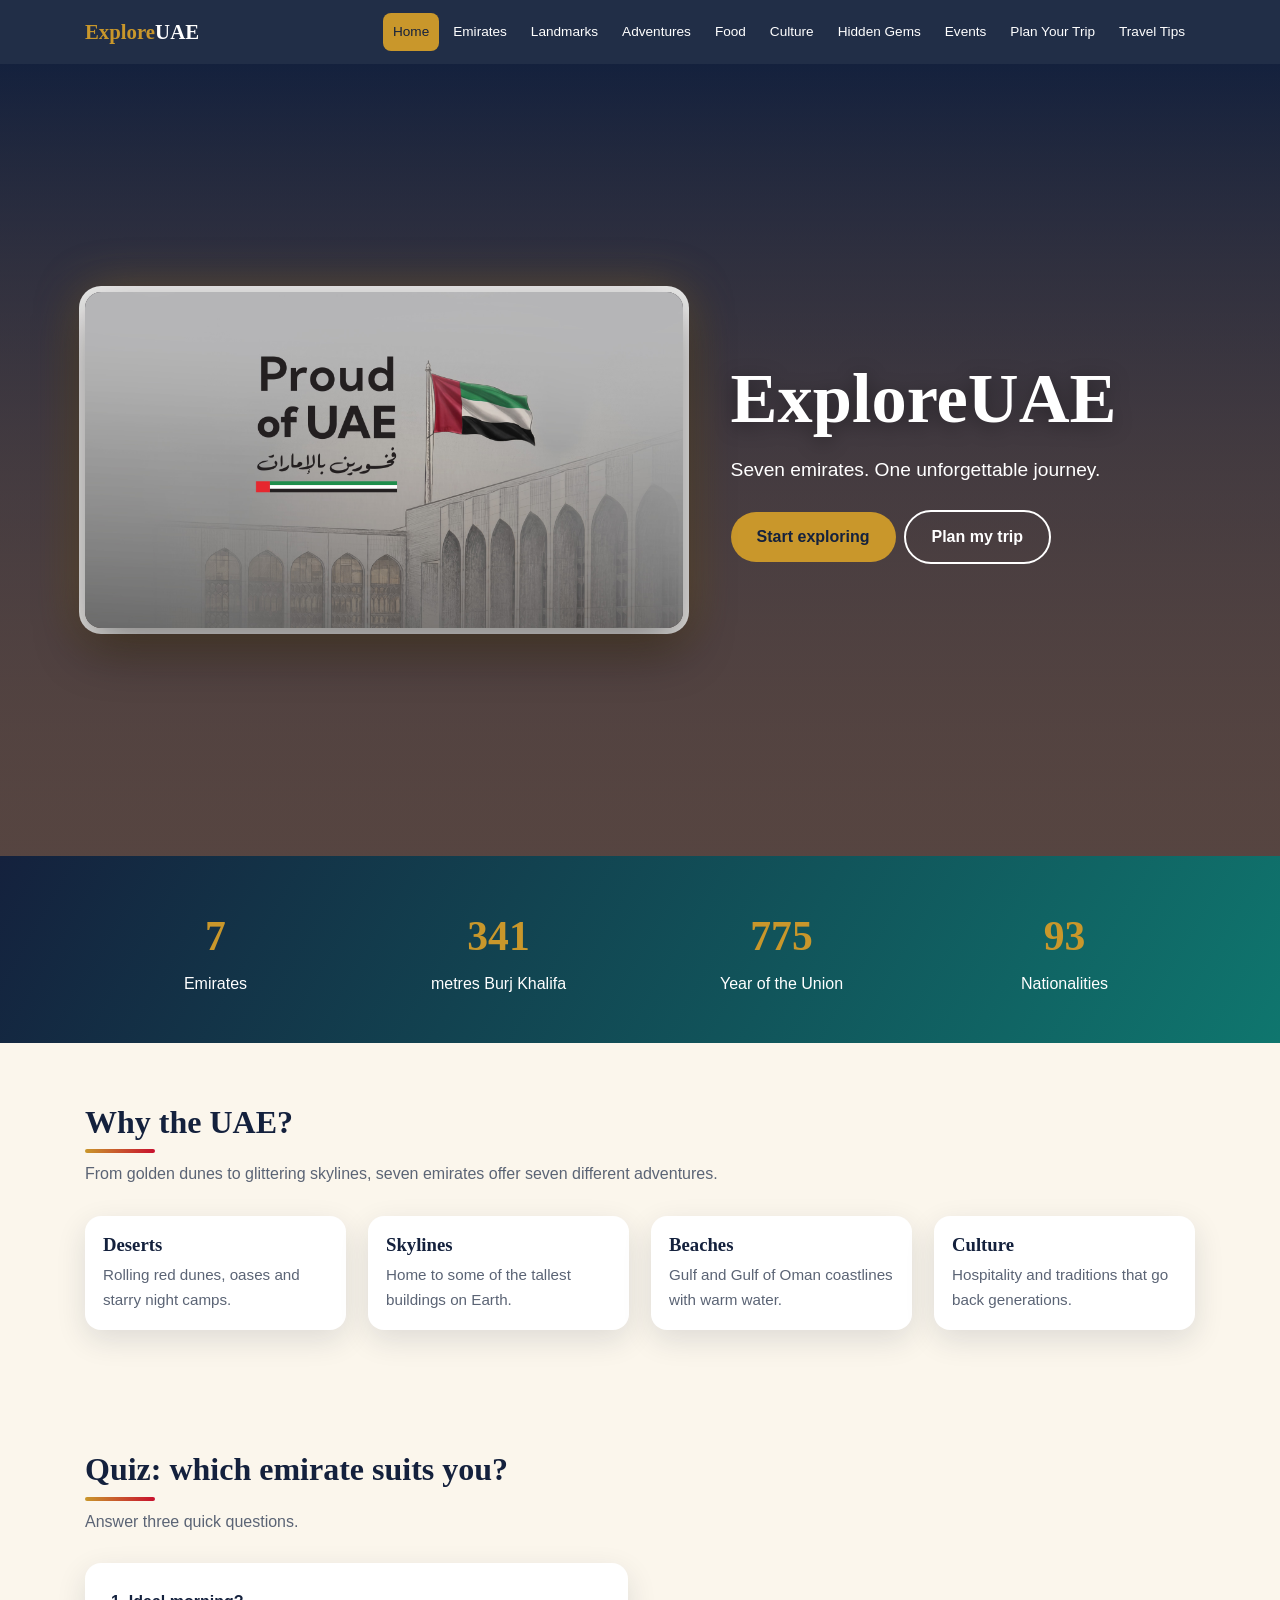
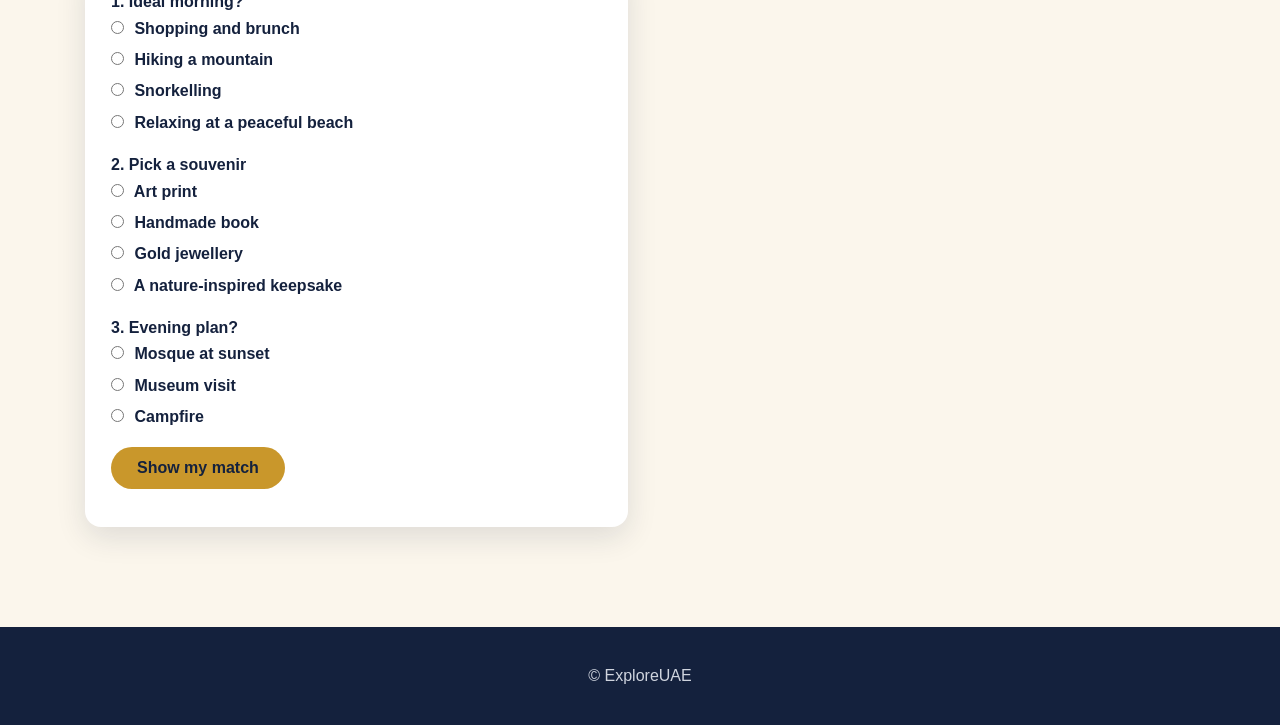
<file: index.html>
<!DOCTYPE html>
<html lang="en">
<head>
<meta charset="UTF-8">
<meta name="viewport" content="width=device-width, initial-scale=1.0">
<meta name="description" content="ExploreUAE - Home">
<meta name="referrer" content="strict-origin-when-cross-origin">
<title>Home | ExploreUAE</title>
<link rel="stylesheet" href="css/shared-styles.css">
<script src="js/site-interactions.js" defer></script>
</head>
<body>
<header><div class="wrap"><nav>
<a class="logo" href="index.html">Explore<span>UAE</span></a>
<ul><li><a href="index.html">Home</a></li><li><a href="emirates.html">Emirates</a></li><li><a href="landmarks.html">Landmarks</a></li><li><a href="adventures.html">Adventures</a></li><li><a href="food.html">Food</a></li><li><a href="culture.html">Culture</a></li><li><a href="hidden-gems.html">Hidden Gems</a></li><li><a href="events.html">Events</a></li><li><a href="plan.html">Plan Your Trip</a></li><li><a href="tips.html">Travel Tips</a></li></ul>
</nav></div></header>
<main>
<div class="hero">
<div class="content hero-split"><figure class="hero-pic"><img src="images/proud-of-uae.jpg" alt="Proud of UAE: the UAE flag flying above an arched building" width="1920" height="1080"></figure><div class="hero-text"><h1>ExploreUAE</h1><p>Seven emirates. One unforgettable journey.</p><a class="btn" href="emirates.html">Start exploring</a><a class="btn alt" href="plan.html">Plan my trip</a></div></div></div>
<div class="stats"><div class="wrap grid reveal">
<div><b data-count="7">0</b>Emirates</div><div><b data-count="828">0</b>metres Burj Khalifa</div><div><b data-count="1971">0</b>Year of the Union</div><div><b data-count="200">0</b>Nationalities</div></div></div><section><div class="wrap"><h2 class="title">Why the UAE?</h2><p class="sub">From golden dunes to glittering skylines, seven emirates offer seven different adventures.</p><div class="grid"><div class="card reveal"><div class="body"><h3>Deserts</h3><p>Rolling red dunes, oases and starry night camps.</p></div></div><div class="card reveal"><div class="body"><h3>Skylines</h3><p>Home to some of the tallest buildings on Earth.</p></div></div><div class="card reveal"><div class="body"><h3>Beaches</h3><p>Gulf and Gulf of Oman coastlines with warm water.</p></div></div><div class="card reveal"><div class="body"><h3>Culture</h3><p>Hospitality and traditions that go back generations.</p></div></div></div></div></section>

<section>
    <div class="wrap">
        <h2 class="title">Quiz: which emirate suits you?</h2>
        <p class="sub">Answer three quick questions.</p>

        <div class="quiz-layout">

            <div class="quiz-content">
                <form id="quiz">

                    <div class="row quiz-question">
                        <b>1. Ideal morning?</b><br>
                        <label><input type="radio" name="a" value="Dubai"> Shopping and brunch</label>
                        <label><input type="radio" name="a" value="RAK"> Hiking a mountain</label>
                        <label><input type="radio" name="a" value="Fujairah"> Snorkelling</label>
                        <label><input type="radio" name="a" value="Ajman"> Relaxing at a peaceful beach</label>
                    </div>

                    <div class="row quiz-question">
                        <b>2. Pick a souvenir</b><br>
                        <label><input type="radio" name="b" value="Abu Dhabi"> Art print</label>
                        <label><input type="radio" name="b" value="Sharjah"> Handmade book</label>
                        <label><input type="radio" name="b" value="Dubai"> Gold jewellery</label>
                        <label><input type="radio" name="b" value="Umm Al Quwain"> A nature-inspired keepsake</label>
                    </div>

                    <div class="row quiz-question">
                        <b>3. Evening plan?</b><br>
                        <label><input type="radio" name="c" value="Abu Dhabi"> Mosque at sunset</label>
                        <label><input type="radio" name="c" value="Sharjah"> Museum visit</label>
                        <label><input type="radio" name="c" value="RAK"> Campfire</label>
                    </div>

                    <button class="btn">Show my match</button>
                    <p class="result" id="quizOut"></p>

                </form>
            </div>

            <div class="quiz-video">
                <iframe
                    src="https://www.youtube.com/embed/n_-BiEDXmnQ?controls=0&loop=1&playlist=n_-BiEDXmnQ&autoplay=1&mute=1"
                    title="UAE Documentary"
                    allow="autoplay; encrypted-media; picture-in-picture"
                    allowfullscreen>
                </iframe>
            </div>

        </div>
    </div>
</section>

</main>
<div class="modal" id="modal"><div class="box"><button class="x">&times;</button><h2 id="mTitle"></h2><p id="mText"></p></div></div>
<footer><div class="wrap"><p>&copy; ExploreUAE</p></div></footer>
</body>
</html>
</file>
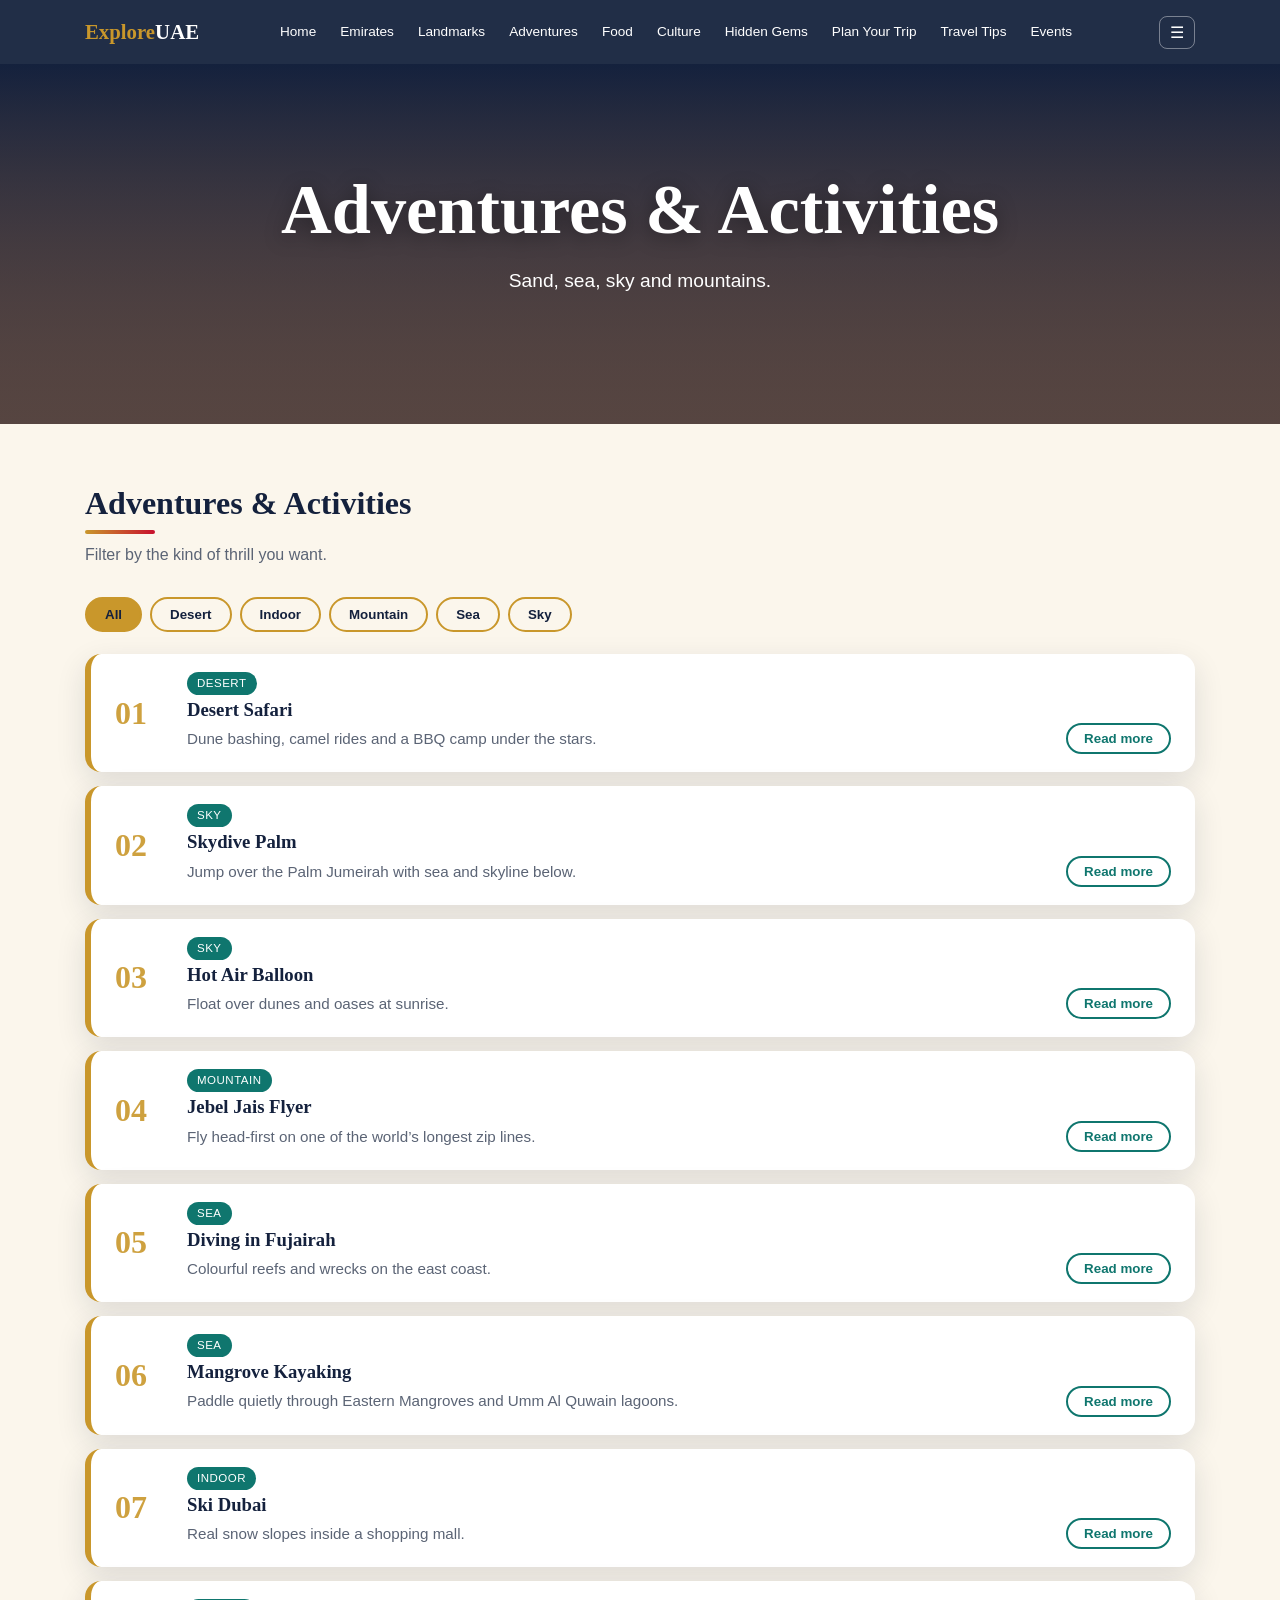
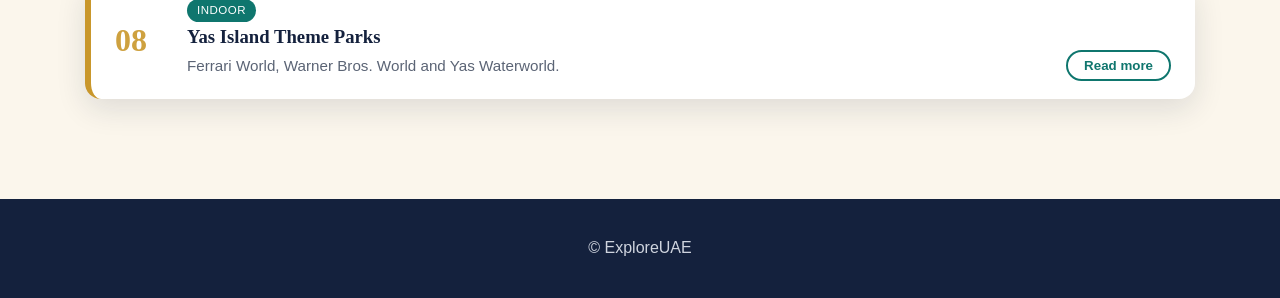
<file: adventtures.html>
<!DOCTYPE html>
<html lang="en">
<head>
<meta charset="UTF-8">
<meta name="viewport" content="width=device-width, initial-scale=1.0">
<meta name="description" content="ExploreUAE - Adventures">
<title>Adventures | ExploreUAE</title>
<link rel="stylesheet" href="css/shared-styles.css">
<script src="js/site-interactions.js" defer></script>
</head>
<body>
<header><div class="wrap"><nav>
<a class="logo" href="index.html">Explore<span>UAE</span></a>
<ul><li><a href="index.html">Home</a></li><li><a href="emirates.html">Emirates</a></li><li><a href="landmarks.html">Landmarks</a></li><li><a href="adventures.html">Adventures</a></li><li><a href="food.html">Food</a></li><li><a href="culture.html">Culture</a></li><li><a href="hidden-gems.html">Hidden Gems</a></li><li><a href="plan.html">Plan Your Trip</a></li><li><a href="tips.html">Travel Tips</a></li><li><a href="events.html">Events</a></li></ul>
<div class="tools"><button id="burger">☰</button></div>
</nav></div></header>
<main>
<div class="hero small">
<div class="content"><h1>Adventures & Activities</h1><p>Sand, sea, sky and mountains.</p></div></div>
<section><div class="wrap"><h2 class="title">Adventures & Activities</h2><p class="sub">Filter by the kind of thrill you want.</p><div class="filters"><button class="on" data-f="all">All</button><button data-f="Desert">Desert</button><button data-f="Indoor">Indoor</button><button data-f="Mountain">Mountain</button><button data-f="Sea">Sea</button><button data-f="Sky">Sky</button></div><div class="grid list"><article class="card reveal" data-cat="Desert" style="--h:15"><div class="body"><span class="tag">Desert</span><h3>Desert Safari</h3><p>Dune bashing, camel rides and a BBQ camp under the stars.</p><button class="more" data-title="Desert Safari" data-info="Most tours leave in the afternoon and include sandboarding and live shows.">Read more</button></div></article>
<article class="card reveal" data-cat="Sky" style="--h:62"><div class="body"><span class="tag">Sky</span><h3>Skydive Palm</h3><p>Jump over the Palm Jumeirah with sea and skyline below.</p><button class="more" data-title="Skydive Palm" data-info="Tandem jumps need no experience and offer one of the world’s great views.">Read more</button></div></article>
<article class="card reveal" data-cat="Sky" style="--h:109"><div class="body"><span class="tag">Sky</span><h3>Hot Air Balloon</h3><p>Float over dunes and oases at sunrise.</p><button class="more" data-title="Hot Air Balloon" data-info="Flights start before dawn and often end with a desert breakfast.">Read more</button></div></article>
<article class="card reveal" data-cat="Mountain" style="--h:156"><div class="body"><span class="tag">Mountain</span><h3>Jebel Jais Flyer</h3><p>Fly head-first on one of the world’s longest zip lines.</p><button class="more" data-title="Jebel Jais Flyer" data-info="Located in Ras Al Khaimah, with speeds above 100 km/h.">Read more</button></div></article>
<article class="card reveal" data-cat="Sea" style="--h:203"><div class="body"><span class="tag">Sea</span><h3>Diving in Fujairah</h3><p>Colourful reefs and wrecks on the east coast.</p><button class="more" data-title="Diving in Fujairah" data-info="Snoopy Island is a beginner-friendly snorkelling spot.">Read more</button></div></article>
<article class="card reveal" data-cat="Sea" style="--h:250"><div class="body"><span class="tag">Sea</span><h3>Mangrove Kayaking</h3><p>Paddle quietly through Eastern Mangroves and Umm Al Quwain lagoons.</p><button class="more" data-title="Mangrove Kayaking" data-info="Look for herons, flamingos and fish among the roots.">Read more</button></div></article>
<article class="card reveal" data-cat="Indoor" style="--h:297"><div class="body"><span class="tag">Indoor</span><h3>Ski Dubai</h3><p>Real snow slopes inside a shopping mall.</p><button class="more" data-title="Ski Dubai" data-info="Includes penguin encounters and a snow park.">Read more</button></div></article>
<article class="card reveal" data-cat="Indoor" style="--h:344"><div class="body"><span class="tag">Indoor</span><h3>Yas Island Theme Parks</h3><p>Ferrari World, Warner Bros. World and Yas Waterworld.</p><button class="more" data-title="Yas Island Theme Parks" data-info="Home to some of the fastest rollercoasters.">Read more</button></div></article>
</div></div></section>
</main>
<div class="modal" id="modal"><div class="box"><button class="x">&times;</button><h2 id="mTitle"></h2><p id="mText"></p></div></div>
<footer><div class="wrap"><p>&copy; ExploreUAE</p></div></footer>
</body>
</html>
</file>
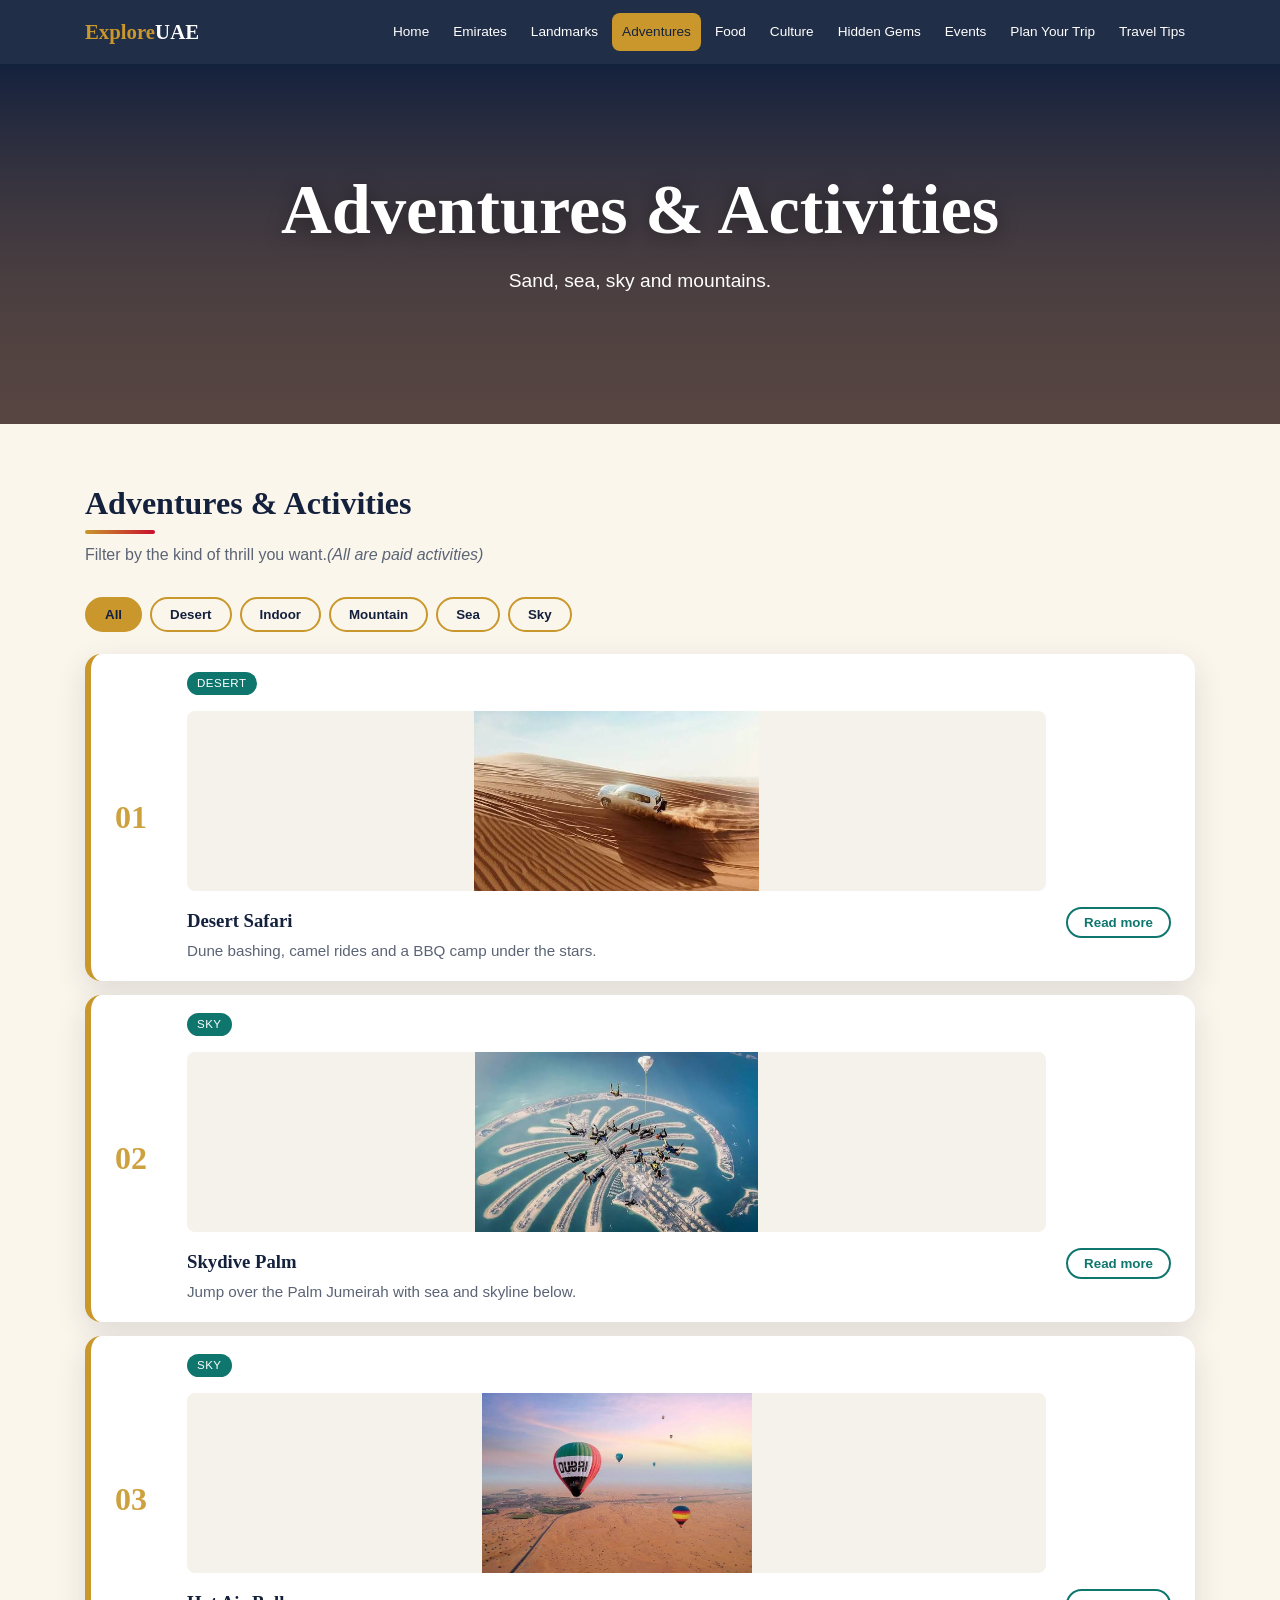
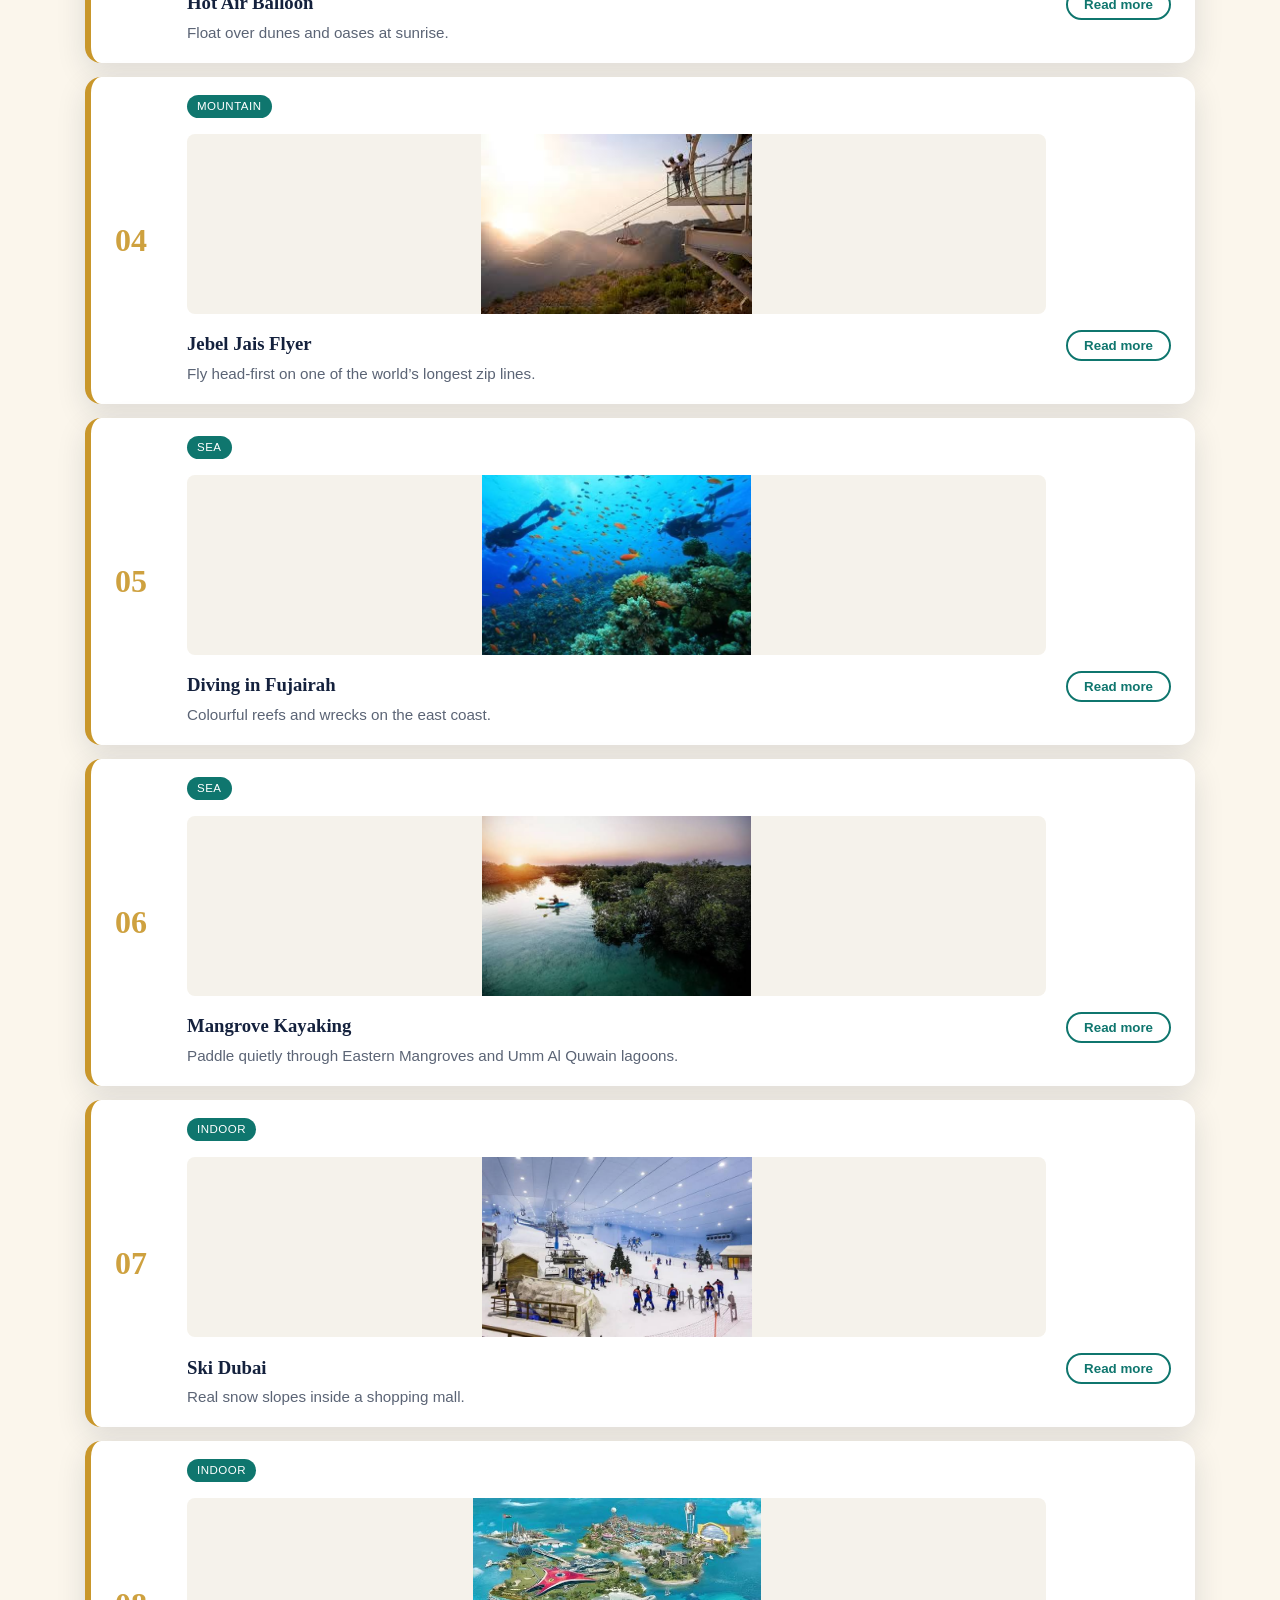
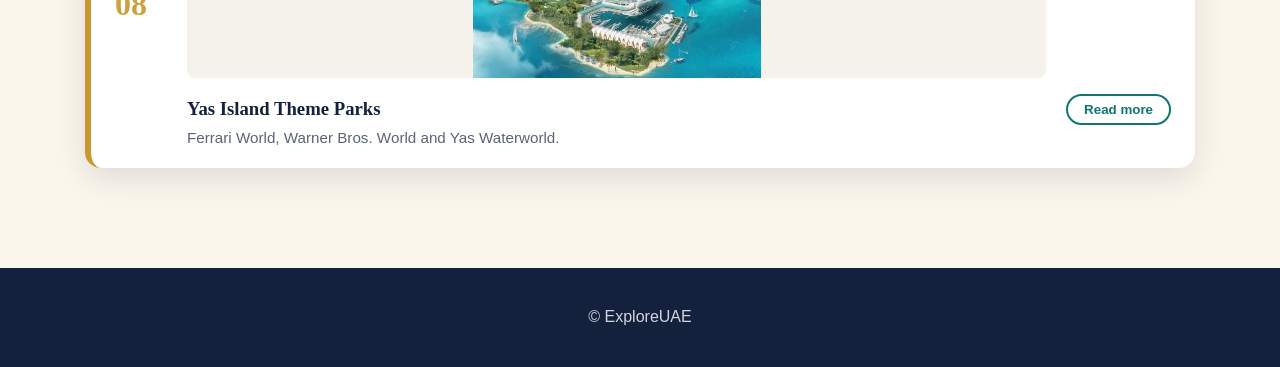
<file: adventures.html>
<!DOCTYPE html>
<html lang="en">
<head>
<meta charset="UTF-8">
<meta name="viewport" content="width=device-width, initial-scale=1.0">
<meta name="description" content="ExploreUAE - Adventures">
<title>Adventures | ExploreUAE</title>
<link rel="stylesheet" href="css/shared-styles.css">
<script src="js/site-interactions.js" defer></script>
</head>
<body>
<header><div class="wrap"><nav>
<a class="logo" href="index.html">Explore<span>UAE</span></a>
<ul><li><a href="index.html">Home</a></li><li><a href="emirates.html">Emirates</a></li><li><a href="landmarks.html">Landmarks</a></li><li><a href="adventures.html">Adventures</a></li><li><a href="food.html">Food</a></li><li><a href="culture.html">Culture</a></li><li><a href="hidden-gems.html">Hidden Gems</a></li><li><a href="events.html">Events</a></li><li><a href="plan.html">Plan Your Trip</a></li><li><a href="tips.html">Travel Tips</a></li></ul>
</nav></div></header>
<main>
<div class="hero small">
<div class="content"><h1>Adventures & Activities</h1><p>Sand, sea, sky and mountains.</p></div></div>
<section><div class="wrap"><h2 class="title">Adventures & Activities</h2><p class="sub">Filter by the kind of thrill you want.<em>(All are paid activities)</em></p><div class="filters"><button class="on" data-f="all">All</button><button data-f="Desert">Desert</button><button data-f="Indoor">Indoor</button><button data-f="Mountain">Mountain</button><button data-f="Sea">Sea</button><button data-f="Sky">Sky</button></div>
    <div class="grid list"><article class="card reveal" data-cat="Desert" style="--h:15"><div class="body"><span class="tag">Desert</span><img src="images/desert.jpg" alt="Desert Safari" loading="lazy" onerror="this.style.display='none'"><h3>Desert Safari</h3><p>Dune bashing, camel rides and a BBQ camp under the stars.</p><button class="more" data-title="Desert Safari" data-info="Most tours leave in the afternoon and include sandboarding and live shows.">Read more</button></div></article>
<article class="card reveal" data-cat="Sky" style="--h:62"><div class="body"><span class="tag">Sky</span><img src="images/skydive.jpg" alt="Skydiving" loading="lazy" onerror="this.style.display='none'"><h3>Skydive Palm</h3><p>Jump over the Palm Jumeirah with sea and skyline below.</p><button class="more" data-title="Skydive Palm" data-info="Tandem jumps need no experience and offer one of the world’s great views.">Read more</button></div></article>
<article class="card reveal" data-cat="Sky" style="--h:109"><div class="body"><span class="tag">Sky</span><img src="images/hotair-balloon.jpg" alt="Hot Air Balloon" loading="lazy" onerror="this.style.display='none'"><h3>Hot Air Balloon</h3><p>Float over dunes and oases at sunrise.</p><button class="more" data-title="Hot Air Balloon" data-info="Flights start before dawn and often end with a desert breakfast.">Read more</button></div></article>
<article class="card reveal" data-cat="Mountain" style="--h:156"><div class="body"><span class="tag">Mountain</span><img src="images/jebeljais-flyer.jpg" alt="Flyer" loading="lazy" onerror="this.style.display='none'"><h3>Jebel Jais Flyer</h3><p>Fly head-first on one of the world’s longest zip lines.</p><button class="more" data-title="Jebel Jais Flyer" data-info="Located in Ras Al Khaimah, with speeds above 100 km/h.">Read more</button></div></article>
<article class="card reveal" data-cat="Sea" style="--h:203"><div class="body"><span class="tag">Sea</span><img src="images/diving.jpg" alt="Diving" loading="lazy" onerror="this.style.display='none'"><h3>Diving in Fujairah</h3><p>Colourful reefs and wrecks on the east coast.</p><button class="more" data-title="Diving in Fujairah" data-info="Snoopy Island is a beginner-friendly snorkelling spot.">Read more</button></div></article>
<article class="card reveal" data-cat="Sea" style="--h:250"><div class="body"><span class="tag">Sea</span><img src="images/kayaking.jpg" alt="Kayaking" loading="lazy" onerror="this.style.display='none'"><h3>Mangrove Kayaking</h3><p>Paddle quietly through Eastern Mangroves and Umm Al Quwain lagoons.</p><button class="more" data-title="Mangrove Kayaking" data-info="Look for herons, flamingos and fish among the roots.">Read more</button></div></article>
<article class="card reveal" data-cat="Indoor" style="--h:297"><div class="body"><span class="tag">Indoor</span><img src="images/skidubai.jpg" alt="Ski Dubai" loading="lazy" onerror="this.style.display='none'"><h3>Ski Dubai</h3><p>Real snow slopes inside a shopping mall.</p><button class="more" data-title="Ski Dubai" data-info="Includes penguin encounters and a snow park.">Read more</button></div></article>
<article class="card reveal" data-cat="Indoor" style="--h:344"><div class="body"><span class="tag">Indoor</span><img src="images/yasisland.jpg" alt="Yas Island Theme Parks" loading="lazy" onerror="this.style.display='none'"><h3>Yas Island Theme Parks</h3><p>Ferrari World, Warner Bros. World and Yas Waterworld.</p><button class="more" data-title="Yas Island Theme Parks" data-info="Home to some of the fastest rollercoasters.">Read more</button></div></article>
</div></div></section>
</main>
<div class="modal" id="modal"><div class="box"><button class="x">&times;</button><h2 id="mTitle"></h2><p id="mText"></p></div></div>
<footer><div class="wrap"><p>&copy; ExploreUAE</p></div></footer>
</body>
</html>
</file>
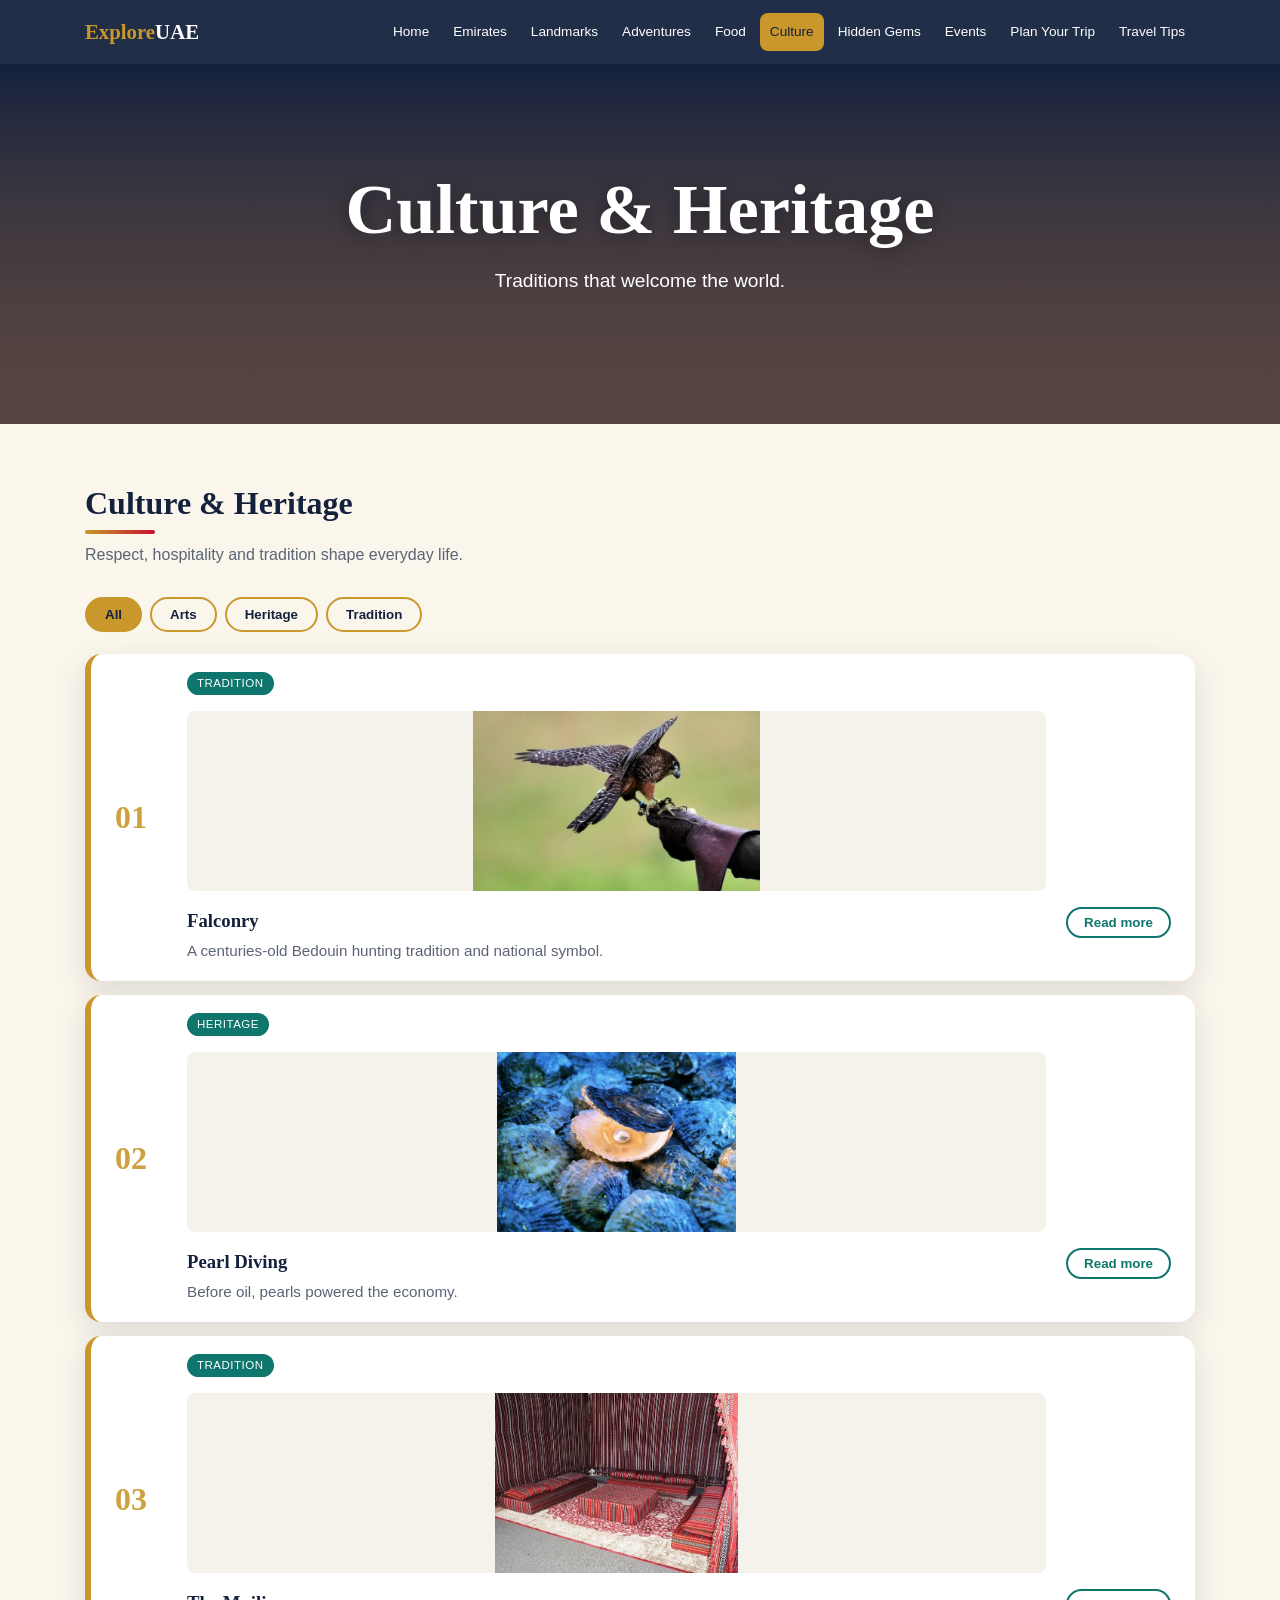
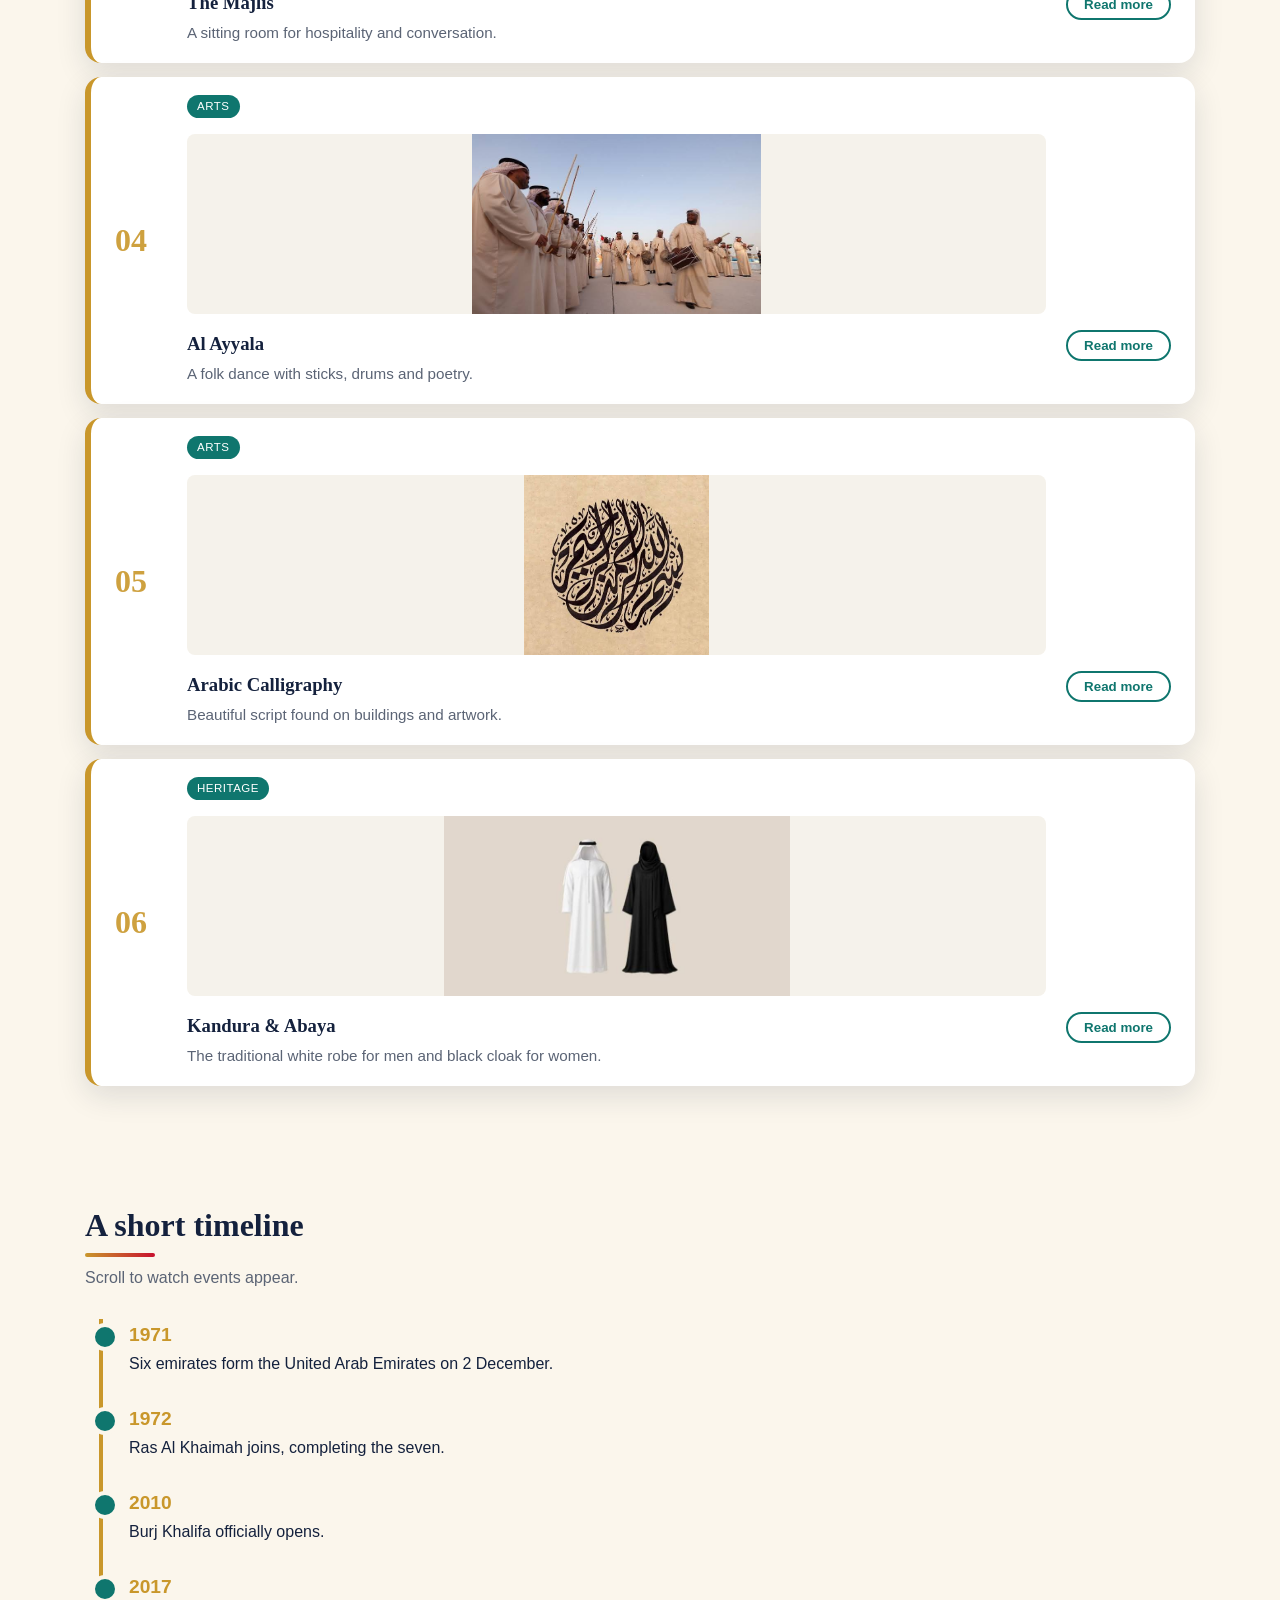
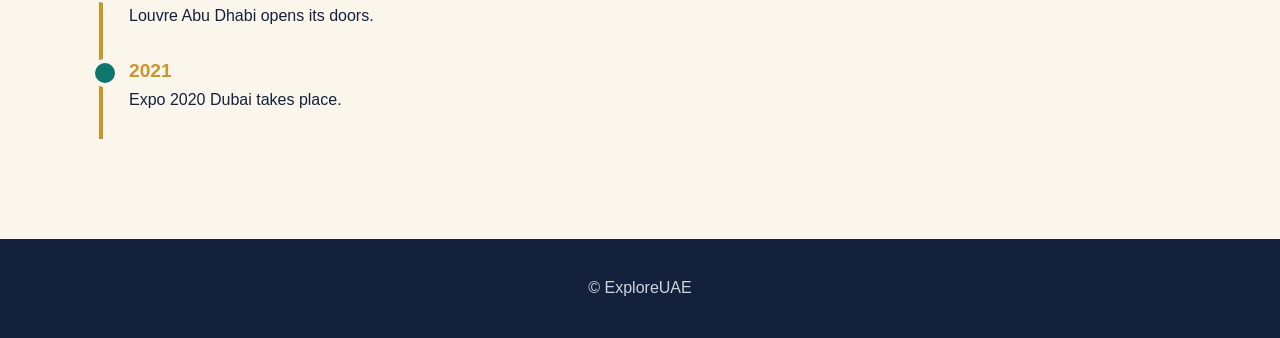
<file: culture.html>
<!DOCTYPE html>
<html lang="en">
<head>
<meta charset="UTF-8">
<meta name="viewport" content="width=device-width, initial-scale=1.0">
<meta name="description" content="ExploreUAE - Culture & Heritage">
<title>Culture & Heritage | ExploreUAE</title>
<link rel="stylesheet" href="css/shared-styles.css">
<script src="js/site-interactions.js" defer></script>
</head>
<body>
<header><div class="wrap"><nav>
<a class="logo" href="index.html">Explore<span>UAE</span></a>
<ul><li><a href="index.html">Home</a></li><li><a href="emirates.html">Emirates</a></li><li><a href="landmarks.html">Landmarks</a></li><li><a href="adventures.html">Adventures</a></li><li><a href="food.html">Food</a></li><li><a href="culture.html">Culture</a></li><li><a href="hidden-gems.html">Hidden Gems</a></li><li><a href="events.html">Events</a></li><li><a href="plan.html">Plan Your Trip</a></li><li><a href="tips.html">Travel Tips</a></li></ul>

</nav></div></header>
<main>
<div class="hero small">
<div class="content"><h1>Culture & Heritage</h1><p>Traditions that welcome the world.</p></div></div>
<section><div class="wrap"><h2 class="title">Culture & Heritage</h2><p class="sub">Respect, hospitality and tradition shape everyday life.</p><div class="filters"><button class="on" data-f="all">All</button><button data-f="Arts">Arts</button><button data-f="Heritage">Heritage</button><button data-f="Tradition">Tradition</button></div><div class="grid list"><article class="card reveal" data-cat="Tradition" style="--h:15">
    <div class="body"><span class="tag">Tradition</span><img src="images/falconry.jpg" alt="Falconry" loading="lazy" onerror="this.style.display='none'"><h3>Falconry</h3><p>A centuries-old Bedouin hunting tradition and national symbol.</p><button class="more" data-title="Falconry" data-info="Falcons even have their own passports and hospitals in Abu Dhabi.">Read more</button></div></article>
<article class="card reveal" data-cat="Heritage" style="--h:62"><div class="body"><span class="tag">Heritage</span><img src="images/pearl.jpg" alt="Pearl Diving" loading="lazy" onerror="this.style.display='none'"><h3>Pearl Diving</h3><p>Before oil, pearls powered the economy.</p><button class="more" data-title="Pearl Diving" data-info="Divers worked from dhows during summer seasons, and museums recreate the story.">Read more</button></div></article>
<article class="card reveal" data-cat="Tradition" style="--h:109"><div class="body"><span class="tag">Tradition</span><img src="images/majlis.jpg" alt="The Majlis" loading="lazy" onerror="this.style.display='none'"><h3>The Majlis</h3><p>A sitting room for hospitality and conversation.</p><button class="more" data-title="The Majlis" data-info="Guests are offered dates and coffee; accept with your right hand.">Read more</button></div></article>
<article class="card reveal" data-cat="Arts" style="--h:156"><div class="body"><span class="tag">Arts</span><img src="images/al-ayyala.jpg" alt="Al Ayyala" loading="lazy" onerror="this.style.display='none'"><h3>Al Ayyala</h3><p>A folk dance with sticks, drums and poetry.</p><button class="more" data-title="Al Ayyala" data-info="It is on UNESCO’s intangible cultural heritage lists.">Read more</button></div></article>
<article class="card reveal" data-cat="Arts" style="--h:203"><div class="body"><span class="tag">Arts</span><img src="images/arabic-calligraphy.jpg" alt="Arabic Calligraphy" loading="lazy" onerror="this.style.display='none'"><h3>Arabic Calligraphy</h3><p>Beautiful script found on buildings and artwork.</p><button class="more" data-title="Arabic Calligraphy" data-info="Look for it on mosques and at the Museum of the Future.">Read more</button></div></article>
<article class="card reveal" data-cat="Heritage" style="--h:250"><div class="body"><span class="tag">Heritage</span><img src="images/kandura-abaya.jpg" alt="Kandura & Abaya" loading="lazy" onerror="this.style.display='none'"><h3>Kandura & Abaya</h3><p>The traditional white robe for men and black cloak for women.</p><button class="more" data-title="Kandura &amp; Abaya" data-info="Visitors should dress modestly in religious and cultural sites.">Read more</button></div></article>
</div></div></section><section><div class="wrap"><h2 class="title">A short timeline</h2><p class="sub">Scroll to watch events appear.</p><div class="timeline"><div class="reveal"><b>1971</b><p>Six emirates form the United Arab Emirates on 2 December.</p></div><div class="reveal"><b>1972</b><p>Ras Al Khaimah joins, completing the seven.</p></div><div class="reveal"><b>2010</b><p>Burj Khalifa officially opens.</p></div><div class="reveal"><b>2017</b><p>Louvre Abu Dhabi opens its doors.</p></div><div class="reveal"><b>2021</b><p>Expo 2020 Dubai takes place.</p></div></div></div></section>
</main>
<div class="modal" id="modal"><div class="box"><button class="x">&times;</button><h2 id="mTitle"></h2><p id="mText"></p></div></div>
<footer><div class="wrap"><p>&copy; ExploreUAE</p></div></footer>
</body>
</html>
</file>
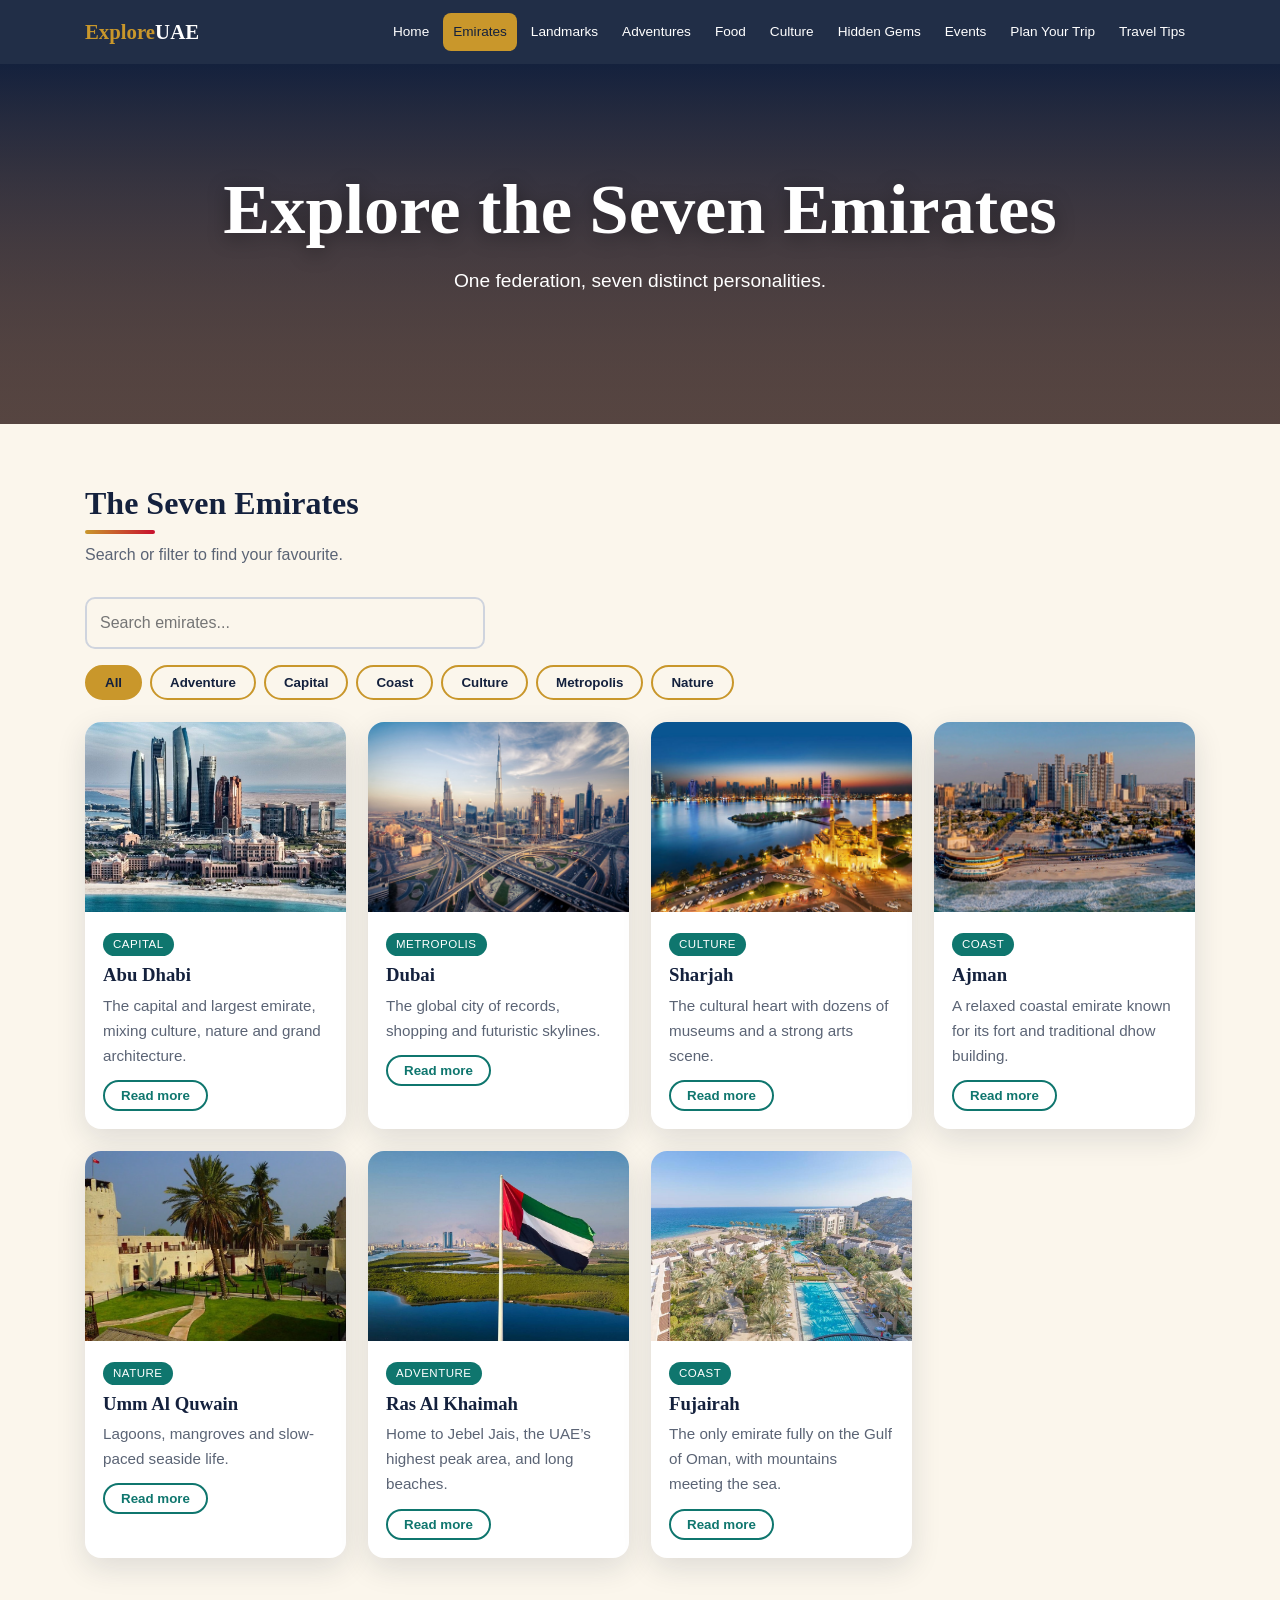
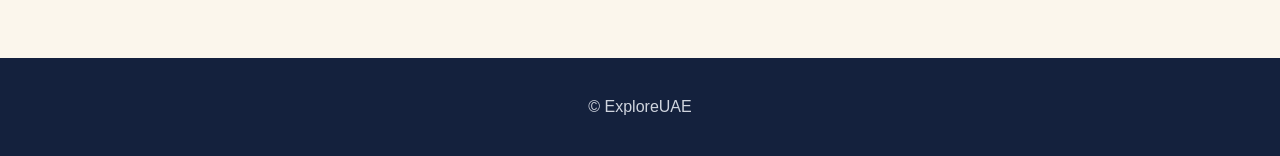
<file: emirates.html>
<!DOCTYPE html>
<html lang="en">
<head>
<meta charset="UTF-8">
<meta name="viewport" content="width=device-width, initial-scale=1.0">
<meta name="description" content="ExploreUAE - Explore the Seven Emirates">
<title>Explore the Seven Emirates | ExploreUAE</title>
<link rel="stylesheet" href="css/shared-styles.css">
<script src="js/site-interactions.js" defer></script>
</head>
<body>
<header><div class="wrap"><nav>
<a class="logo" href="index.html">Explore<span>UAE</span></a>
<ul><li><a href="index.html">Home</a></li><li><a href="emirates.html">Emirates</a></li><li><a href="landmarks.html">Landmarks</a></li><li><a href="adventures.html">Adventures</a></li><li><a href="food.html">Food</a></li><li><a href="culture.html">Culture</a></li><li><a href="hidden-gems.html">Hidden Gems</a></li><li><a href="events.html">Events</a></li><li><a href="plan.html">Plan Your Trip</a></li><li><a href="tips.html">Travel Tips</a></li></ul>

</nav></div></header>
<main>
<div class="hero small">
<div class="content"><h1>Explore the Seven Emirates</h1><p>One federation, seven distinct personalities.</p></div></div>
<section><div class="wrap"><h2 class="title">The Seven Emirates</h2><p class="sub">Search or filter to find your favourite.</p><div class="row" style="max-width:400px"><input id="search" placeholder="Search emirates..."></div><div class="filters"><button class="on" data-f="all">All</button><button data-f="Adventure">Adventure</button><button data-f="Capital">Capital</button><button data-f="Coast">Coast</button><button data-f="Culture">Culture</button><button data-f="Metropolis">Metropolis</button><button data-f="Nature">Nature</button></div><div class="grid"><article class="card reveal" data-cat="Capital" style="--h:15"><div class="pic"><img src="images/abu-dhabi.jpg" alt="Abu Dhabi" loading="lazy" onerror="this.style.display='none'"></div>
<div class="body"><span class="tag">Capital</span><h3>Abu Dhabi</h3><p>The capital and largest emirate, mixing culture, nature and grand architecture.</p><button class="more" data-title="Abu Dhabi" data-info="Abu Dhabi covers most of the country’s land area and includes Yas Island, Saadiyat Island and the Liwa desert.">Read more</button></div></article>
<article class="card reveal" data-cat="Metropolis" style="--h:62"><div class="pic"><img src="images/dubai.jpg" alt="Dubai" loading="lazy" onerror="this.style.display='none'"></div>
<div class="body"><span class="tag">Metropolis</span><h3>Dubai</h3><p>The global city of records, shopping and futuristic skylines.</p><button class="more" data-title="Dubai" data-info="Dubai grew from a pearl-diving and trading port into a worldwide hub for tourism, aviation and business.">Read more</button></div></article>
<article class="card reveal" data-cat="Culture" style="--h:109"><div class="pic"><img src="images/sharjah.jpg" alt="Sharjah" loading="lazy" onerror="this.style.display='none'"></div>
<div class="body"><span class="tag">Culture</span><h3>Sharjah</h3><p>The cultural heart with dozens of museums and a strong arts scene.</p><button class="more" data-title="Sharjah" data-info="Sharjah was named a Capital of Islamic Culture and hosts a famous international book fair every year.">Read more</button></div></article>
<article class="card reveal" data-cat="Coast" style="--h:156"><div class="pic"><img src="images/ajman.jpg" alt="Ajman" loading="lazy" onerror="this.style.display='none'"></div>
<div class="body"><span class="tag">Coast</span><h3>Ajman</h3><p>A relaxed coastal emirate known for its fort and traditional dhow building.</p><button class="more" data-title="Ajman" data-info="Ajman is the smallest emirate and a quiet alternative to its busy neighbours.">Read more</button></div></article>
<article class="card reveal" data-cat="Nature" style="--h:203"><div class="pic"><img src="images/umm-al-quwain.jpg" alt="Umm Al Quwain" loading="lazy" onerror="this.style.display='none'"></div>
<div class="body"><span class="tag">Nature</span><h3>Umm Al Quwain</h3><p>Lagoons, mangroves and slow-paced seaside life.</p><button class="more" data-title="Umm Al Quwain" data-info="Umm Al Quwain offers kayaking, bird watching and an old fort-turned-museum.">Read more</button></div></article>
<article class="card reveal" data-cat="Adventure" style="--h:250"><div class="pic"><img src="images/ras-al-khaimah.jpg" alt="Ras Al Khaimah" loading="lazy" onerror="this.style.display='none'"></div>
<div class="body"><span class="tag">Adventure</span><h3>Ras Al Khaimah</h3><p>Home to Jebel Jais, the UAE’s highest peak area, and long beaches.</p><button class="more" data-title="Ras Al Khaimah" data-info="RAK is known for mountain adventures, including a record-setting zip line.">Read more</button></div></article>
<article class="card reveal" data-cat="Coast" style="--h:297"><div class="pic"><img src="images/fujairah.jpg" alt="Fujairah" loading="lazy" onerror="this.style.display='none'"></div>
<div class="body"><span class="tag">Coast</span><h3>Fujairah</h3><p>The only emirate fully on the Gulf of Oman, with mountains meeting the sea.</p><button class="more" data-title="Fujairah" data-info="Fujairah is popular for snorkelling, diving at Snoopy Island and Al Badiyah Mosque, one of the oldest in the UAE.">Read more</button></div></article>
</div></div></section>
</main>
<div class="modal" id="modal"><div class="box"><button class="x">&times;</button><h2 id="mTitle"></h2><p id="mText"></p></div></div>
<footer><div class="wrap"><p>&copy; ExploreUAE</p></div></footer>
</body>
</html>
</file>
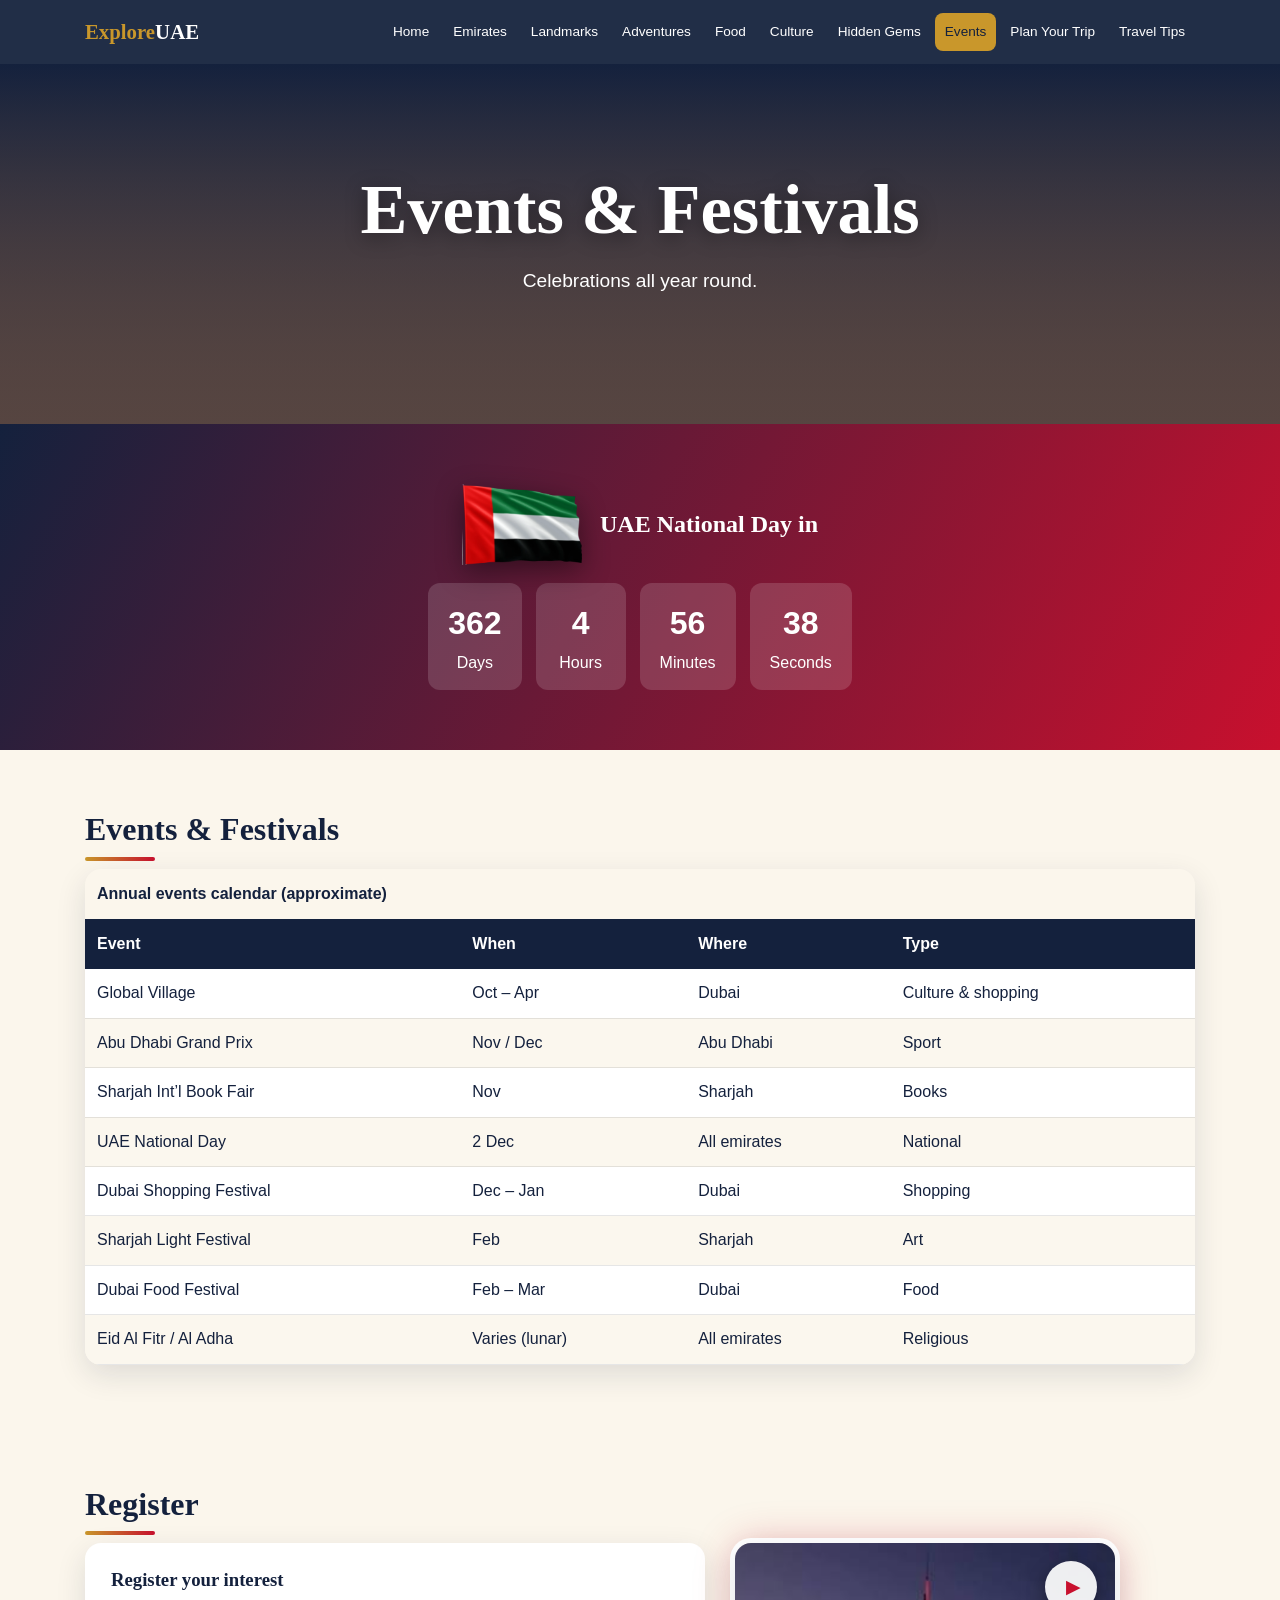
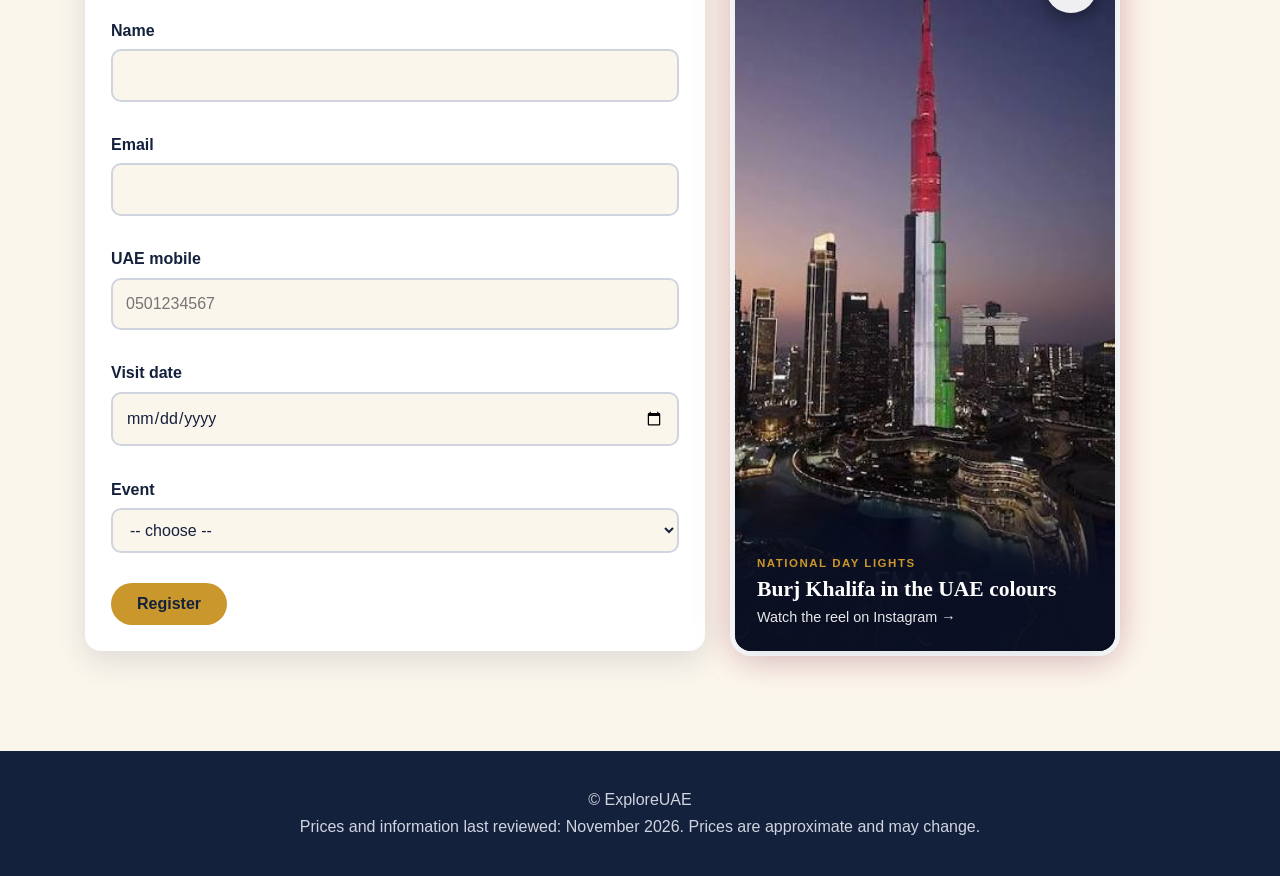
<file: events.html>
<!DOCTYPE html>
<html lang="en">
<head>
<meta charset="UTF-8">
<meta name="viewport" content="width=device-width, initial-scale=1.0">
<meta name="description" content="ExploreUAE - Events & Festivals">
<title>Events & Festivals | ExploreUAE</title>
<link rel="stylesheet" href="css/shared-styles.css">
<script src="js/site-interactions.js" defer></script>
</head>
<body>
<header><div class="wrap"><nav>
<a class="logo" href="index.html">Explore<span>UAE</span></a>
<ul><li><a href="index.html">Home</a></li><li><a href="emirates.html">Emirates</a></li><li><a href="landmarks.html">Landmarks</a></li><li><a href="adventures.html">Adventures</a></li><li><a href="food.html">Food</a></li><li><a href="culture.html">Culture</a></li><li><a href="hidden-gems.html">Hidden Gems</a></li><li><a href="events.html">Events</a></li><li><a href="plan.html">Plan Your Trip</a></li><li><a href="tips.html">Travel Tips</a></li></ul>

</nav></div></header>
<main>
<div class="hero small">
<div class="content"><h1>Events & Festivals</h1><p>Celebrations all year round.</p></div></div>
<section style="background:linear-gradient(120deg,#14213d,#c8102e);color:#fff"><div class="wrap" style="text-align:center"><div class="nd-head"><img class="nd-flag" src="images/uae-flag.png" alt="UAE flag" width="120" height="81"><h2>UAE National Day in</h2></div><div class="countdown" id="countdown"></div></div></section><section><div class="wrap"><h2 class="title">Events & Festivals</h2><div class="twrap"><table class="sort"><caption>Annual events calendar (approximate)</caption><thead><tr><th>Event</th><th>When</th><th>Where</th><th>Type</th></tr></thead><tbody><tr><td>Global Village</td><td>Oct – Apr</td><td>Dubai</td><td>Culture & shopping</td></tr><tr><td>Abu Dhabi Grand Prix</td><td>Nov / Dec</td><td>Abu Dhabi</td><td>Sport</td></tr><tr><td>Sharjah Int’l Book Fair</td><td>Nov</td><td>Sharjah</td><td>Books</td></tr><tr><td>UAE National Day</td><td>2 Dec</td><td>All emirates</td><td>National</td></tr><tr><td>Dubai Shopping Festival</td><td>Dec – Jan</td><td>Dubai</td><td>Shopping</td></tr><tr><td>Sharjah Light Festival</td><td>Feb</td><td>Sharjah</td><td>Art</td></tr><tr><td>Dubai Food Festival</td><td>Feb – Mar</td><td>Dubai</td><td>Food</td></tr><tr><td>Eid Al Fitr / Al Adha</td><td>Varies (lunar)</td><td>All emirates</td><td>Religious</td></tr></tbody></table></div></div></section><section><div class="wrap"><h2 class="title">Register</h2><div class="reg-row"><form class="validate" novalidate><h3>Register your interest</h3><br>
<div class="row"><label for="rn">Name</label><input id="rn" data-rule="name"><div class="err"></div></div>
<div class="row"><label for="re">Email</label><input id="re" data-rule="email" type="email"><div class="err"></div></div>
<div class="row"><label for="rp">UAE mobile</label><input id="rp" data-rule="phone" placeholder="0501234567"><div class="err"></div></div>
<div class="row"><label for="rd">Visit date</label><input id="rd" type="date" data-rule="date"><div class="err"></div></div>
<div class="row"><label for="rs">Event</label><select id="rs" data-rule="pick"><option value="">-- choose --</option><option>Global Village</option><option>Abu Dhabi Grand Prix</option><option>Sharjah Int’l Book Fair</option><option>UAE National Day</option><option>Dubai Shopping Festival</option><option>Sharjah Light Festival</option><option>Dubai Food Festival</option><option>Eid Al Fitr / Al Adha</option></select><div class="err"></div></div>
<button class="btn">Register</button><div class="msg hide"></div></form><a class="reel-card" href="https://www.instagram.com/reel/DQmoBvpiMfx/" target="_blank" rel="noopener" aria-label="Watch the Burj Khalifa UAE flag light show on Instagram"><img src="images/burj-khalifa-flag.jpg" alt="Burj Khalifa lit in the colours of the UAE flag at dusk" width="335" height="597"><span class="reel-play" aria-hidden="true">&#9654;</span><span class="reel-cap"><small>National Day lights</small><b>Burj Khalifa in the UAE colours</b><em>Watch the reel on Instagram &rarr;</em></span></a></div></div></section>
</main>
<div class="modal" id="modal"><div class="box"><button class="x">&times;</button><h2 id="mTitle"></h2><p id="mText"></p></div></div>
<footer><div class="wrap"><p>&copy; ExploreUAE</p></div>
<p class="last-updated">
    Prices and information last reviewed: November 2026.
    Prices are approximate and may change.</footer>
</body>
</html>
</file>
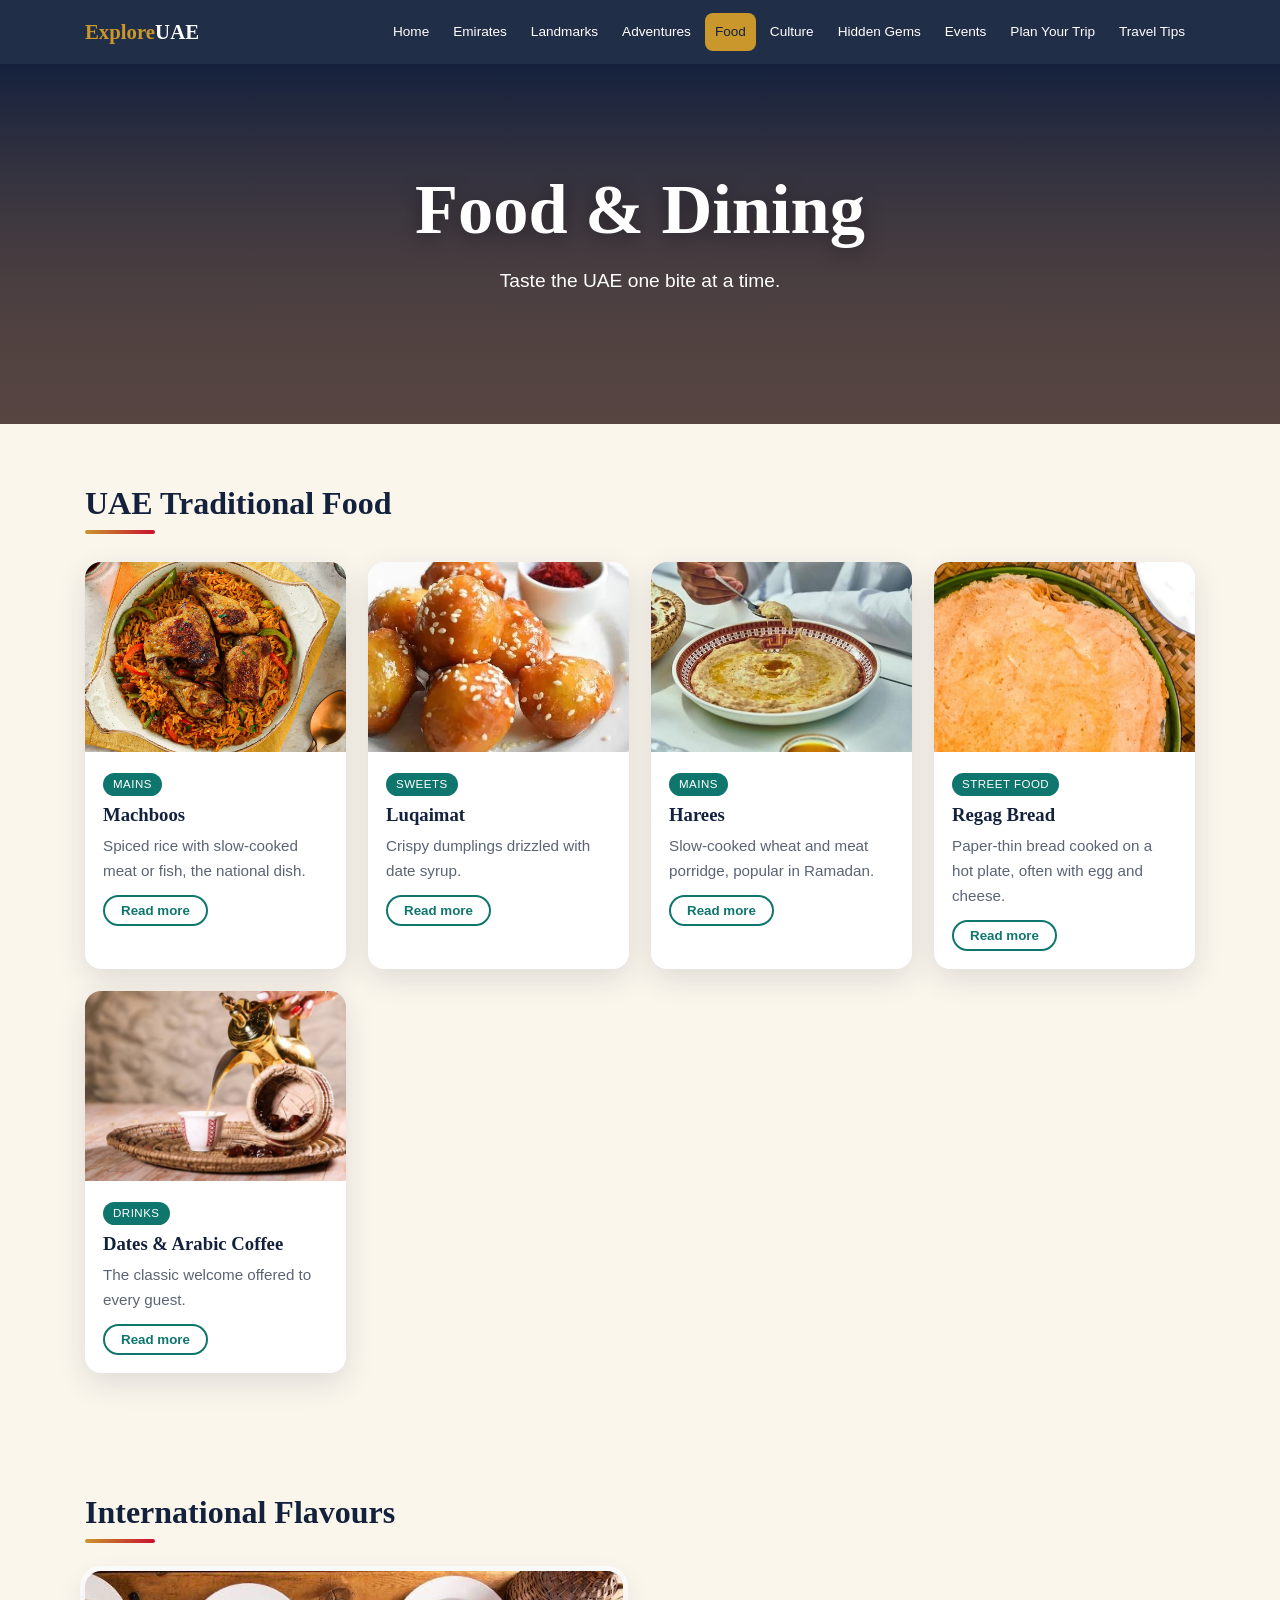
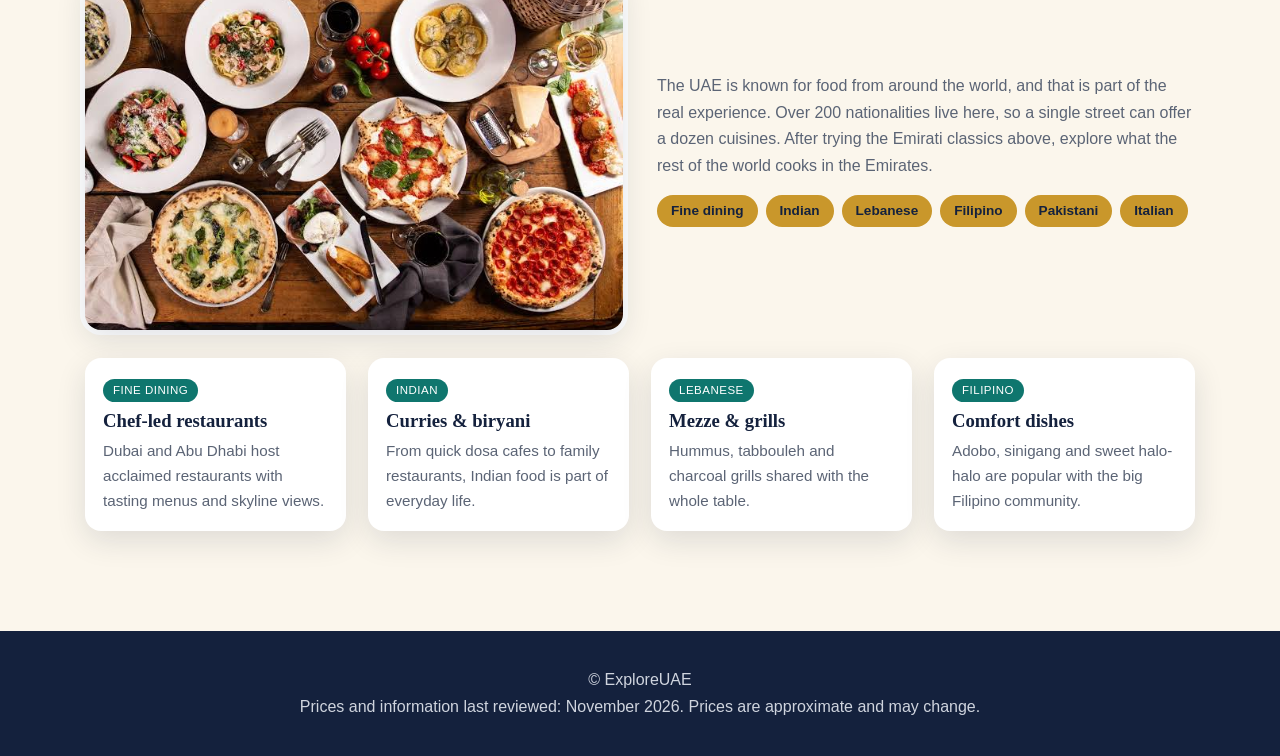
<file: food.html>
<!DOCTYPE html>
<html lang="en">
<head>
<meta charset="UTF-8">
<meta name="viewport" content="width=device-width, initial-scale=1.0">
<meta name="description" content="ExploreUAE - Food & Dining">
<title>Food & Dining | ExploreUAE</title>
<link rel="stylesheet" href="css/shared-styles.css">
<script src="js/site-interactions.js" defer></script>
</head>
<body>
<header><div class="wrap"><nav>
<a class="logo" href="index.html">Explore<span>UAE</span></a>
<ul><li><a href="index.html">Home</a></li><li><a href="emirates.html">Emirates</a></li><li><a href="landmarks.html">Landmarks</a></li><li><a href="adventures.html">Adventures</a></li><li><a href="food.html">Food</a></li><li><a href="culture.html">Culture</a></li><li><a href="hidden-gems.html">Hidden Gems</a></li><li><a href="events.html">Events</a></li><li><a href="plan.html">Plan Your Trip</a></li><li><a href="tips.html">Travel Tips</a></li></ul>

</nav></div></header>
<main>
<div class="hero small">
<div class="content"><h1>Food & Dining</h1><p>Taste the UAE one bite at a time.</p></div></div>
<section><div class="wrap"><h2 class="title">UAE Traditional Food</h2><div class="grid"><article class="card reveal" data-cat="Mains" style="--h:15"><div class="pic"><img src="images/machboos.jpg" alt="Machboos" loading="lazy" onerror="this.style.display='none'"></div>
<div class="body"><span class="tag">Mains</span><h3>Machboos</h3><p>Spiced rice with slow-cooked meat or fish, the national dish.</p><button class="more" data-title="Machboos" data-info="Flavoured with dried lime and baharat spices.">Read more</button></div></article>
<article class="card reveal" data-cat="Sweets" style="--h:109"><div class="pic"><img src="images/luqaimat.jpg" alt="Luqaimat" loading="lazy" onerror="this.style.display='none'"></div>
<div class="body"><span class="tag">Sweets</span><h3>Luqaimat</h3><p>Crispy dumplings drizzled with date syrup.</p><button class="more" data-title="Luqaimat" data-info="Served at festivals and family gatherings.">Read more</button></div></article>
<article class="card reveal" data-cat="Mains" style="--h:156"><div class="pic"><img src="images/harees.jpg" alt="Harees" loading="lazy" onerror="this.style.display='none'"></div>
<div class="body"><span class="tag">Mains</span><h3>Harees</h3><p>Slow-cooked wheat and meat porridge, popular in Ramadan.</p><button class="more" data-title="Harees" data-info="Cooked for hours until smooth and creamy.">Read more</button></div></article>
<article class="card reveal" data-cat="Street food" style="--h:250"><div class="pic"><img src="images/regag-bread.jpg" alt="Regag Bread" loading="lazy" onerror="this.style.display='none'"></div>
<div class="body"><span class="tag">Street food</span><h3>Regag Bread</h3><p>Paper-thin bread cooked on a hot plate, often with egg and cheese.</p><button class="more" data-title="Regag Bread" data-info="A traditional breakfast bread.">Read more</button></div></article>
<article class="card reveal" data-cat="Drinks" style="--h:297"><div class="pic"><img src="images/dates-arabic-coffee.jpg" alt="Dates &amp; Arabic Coffee" loading="lazy" onerror="this.style.display='none'"></div>
<div class="body"><span class="tag">Drinks</span><h3>Dates & Arabic Coffee</h3><p>The classic welcome offered to every guest.</p><button class="more" data-title="Dates &amp; Arabic Coffee" data-info="Gahwa is flavoured with cardamom and poured in small cups.">Read more</button></div></article>
</div></div></section><section><div class="wrap"><h2 class="title">International Flavours</h2>
<div class="intl">
<figure class="intl-pic reveal"><img src="images/international-food.jpg" alt="A table filled with international dishes including pizza, pasta, salad and ravioli" loading="lazy"></figure>
<div class="intl-text reveal"><p>The UAE is known for food from around the world, and that is part of the real experience. Over 200 nationalities live here, so a single street can offer a dozen cuisines. After trying the Emirati classics above, explore what the rest of the world cooks in the Emirates.</p>
<ul class="chips"><li>Fine dining</li><li>Indian</li><li>Lebanese</li><li>Filipino</li><li>Pakistani</li><li>Italian</li></ul></div></div>
<div class="grid" style="margin-top:28px"><div class="card reveal"><div class="body"><span class="tag">Fine dining</span><h3>Chef-led restaurants</h3><p>Dubai and Abu Dhabi host acclaimed restaurants with tasting menus and skyline views.</p></div></div>
<div class="card reveal"><div class="body"><span class="tag">Indian</span><h3>Curries &amp; biryani</h3><p>From quick dosa cafes to family restaurants, Indian food is part of everyday life.</p></div></div>
<div class="card reveal"><div class="body"><span class="tag">Lebanese</span><h3>Mezze &amp; grills</h3><p>Hummus, tabbouleh and charcoal grills shared with the whole table.</p></div></div>
<div class="card reveal"><div class="body"><span class="tag">Filipino</span><h3>Comfort dishes</h3><p>Adobo, sinigang and sweet halo-halo are popular with the big Filipino community.</p></div></div></div></div></section>
</main>
<div class="modal" id="modal"><div class="box"><button class="x">&times;</button><h2 id="mTitle"></h2><p id="mText"></p></div></div>
<footer><div class="wrap"><p>&copy; ExploreUAE</p></div>
<p class="last-updated">
    Prices and information last reviewed: November 2026.
    Prices are approximate and may change.</footer>
</p>
</body>
</html>
</file>
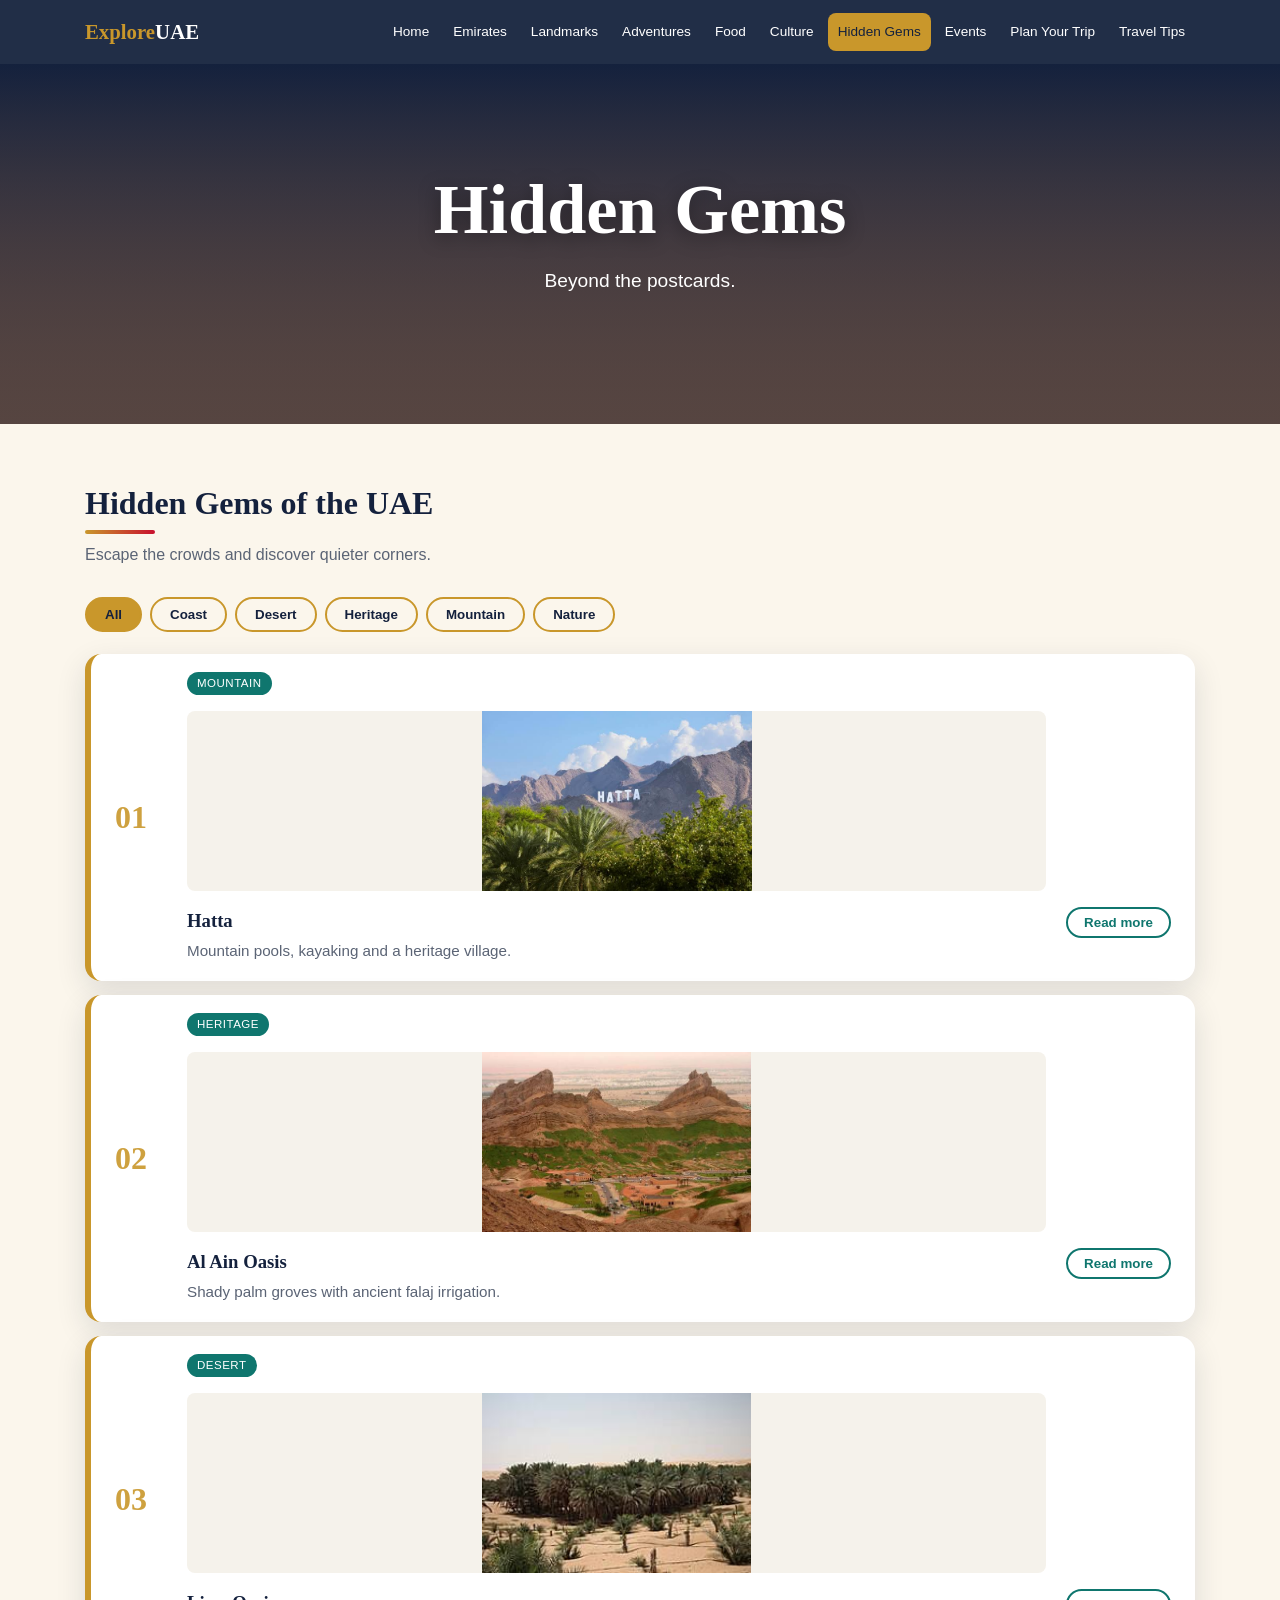
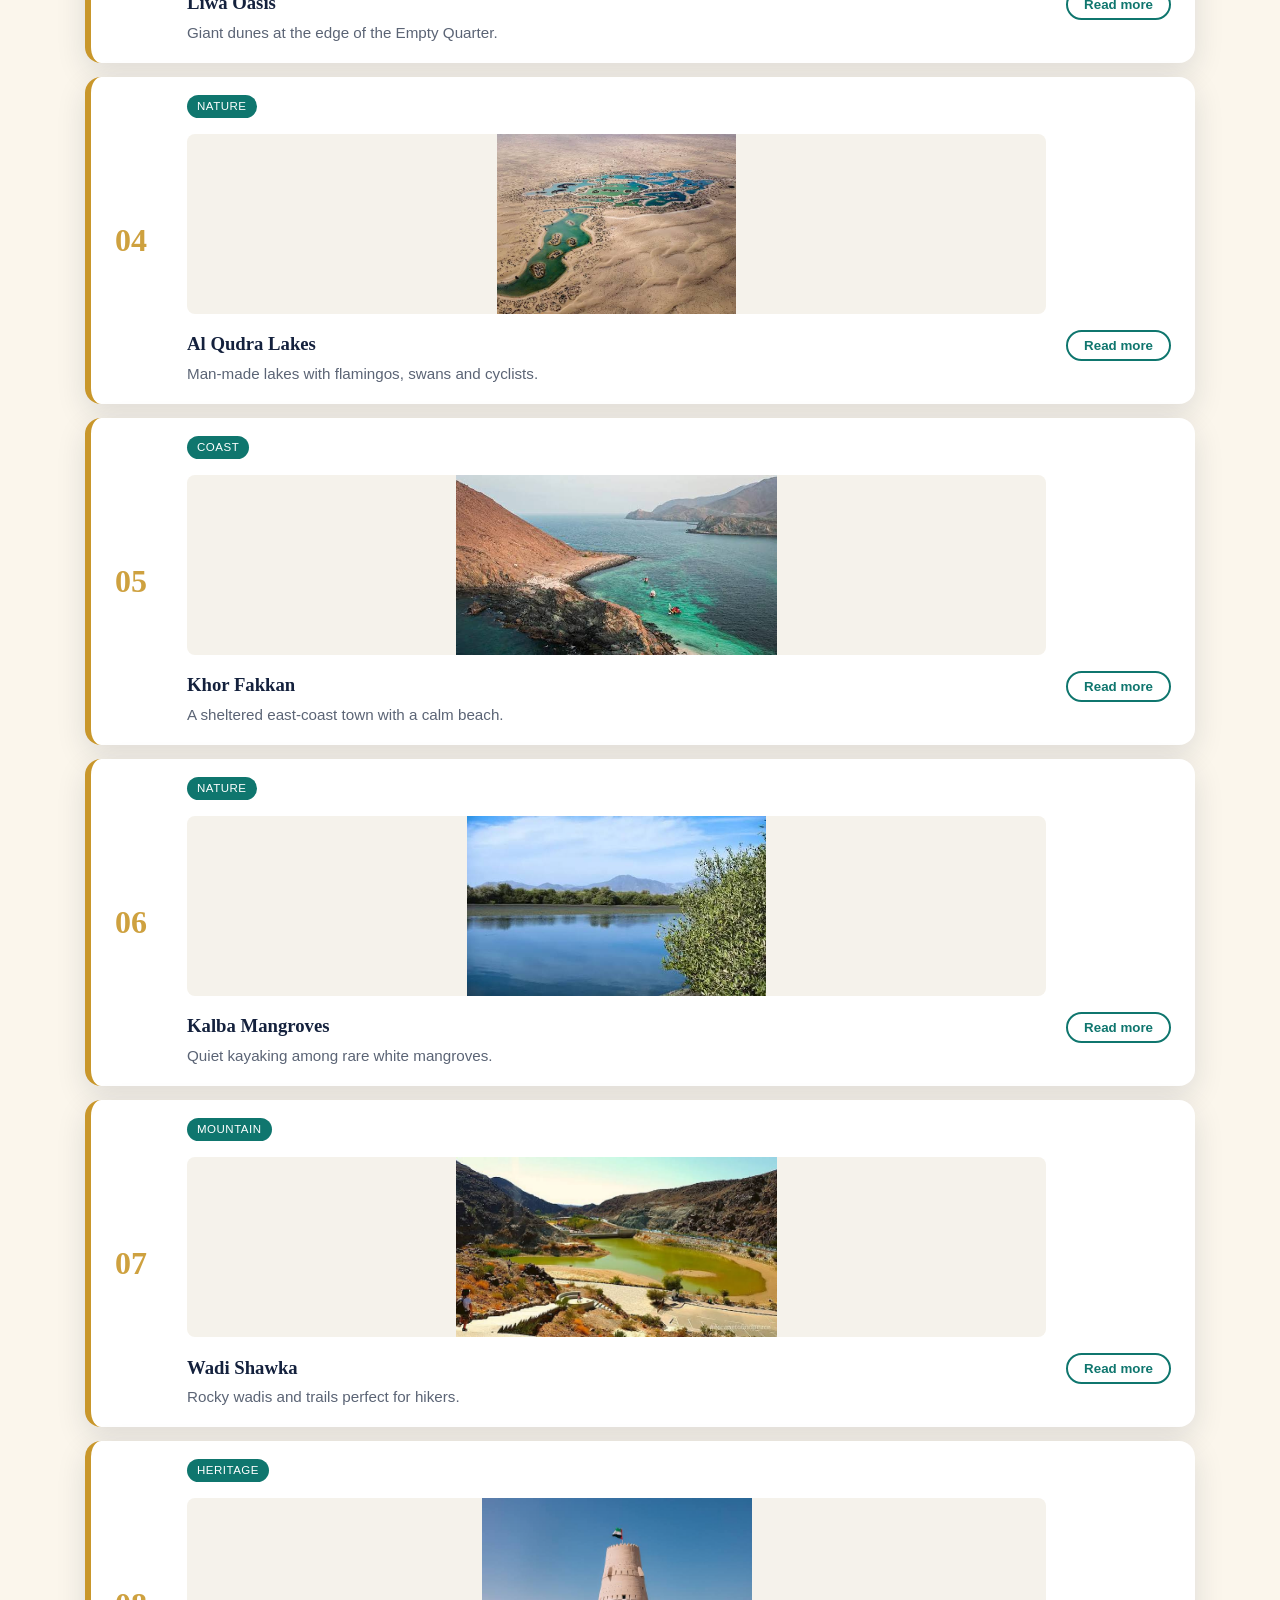
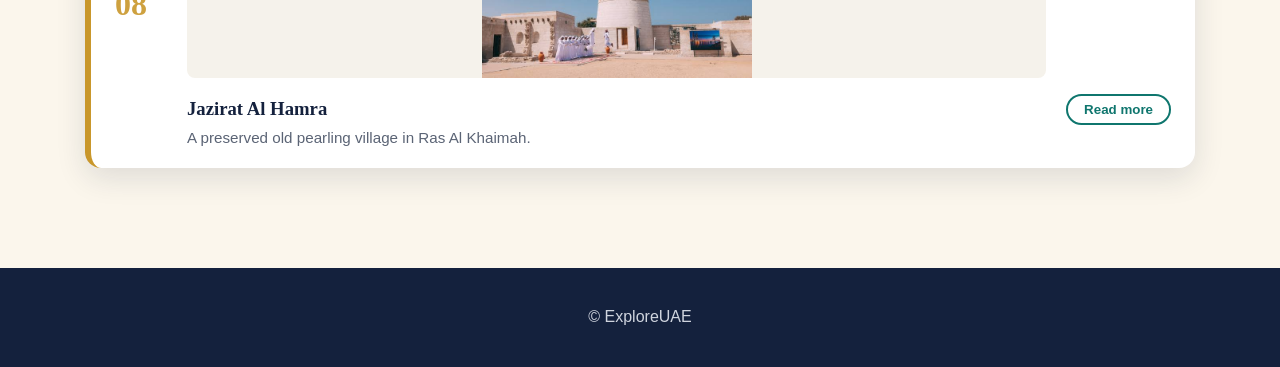
<file: hidden-gems.html>
<!DOCTYPE html>
<html lang="en">
<head>
<meta charset="UTF-8">
<meta name="viewport" content="width=device-width, initial-scale=1.0">
<meta name="description" content="ExploreUAE - Hidden Gems">
<title>Hidden Gems | ExploreUAE</title>
<link rel="stylesheet" href="css/shared-styles.css">
<script src="js/site-interactions.js" defer></script>
</head>
<body>
<header><div class="wrap"><nav>
<a class="logo" href="index.html">Explore<span>UAE</span></a>
<ul><li><a href="index.html">Home</a></li><li><a href="emirates.html">Emirates</a></li><li><a href="landmarks.html">Landmarks</a></li><li><a href="adventures.html">Adventures</a></li><li><a href="food.html">Food</a></li><li><a href="culture.html">Culture</a></li><li><a href="hidden-gems.html">Hidden Gems</a></li><li><a href="events.html">Events</a></li><li><a href="plan.html">Plan Your Trip</a></li><li><a href="tips.html">Travel Tips</a></li></ul>
</nav></div></header>
<main>
<div class="hero small">
<div class="content"><h1>Hidden Gems</h1><p>Beyond the postcards.</p></div></div>
<section><div class="wrap"><h2 class="title">Hidden Gems of the UAE</h2><p class="sub">Escape the crowds and discover quieter corners.</p><div class="filters"><button class="on" data-f="all">All</button><button data-f="Coast">Coast</button><button data-f="Desert">Desert</button><button data-f="Heritage">Heritage</button><button data-f="Mountain">Mountain</button><button data-f="Nature">Nature</button></div><div class="grid list">
    <article class="card reveal" data-cat="Mountain" style="--h:15"><div class="body"><span class="tag">Mountain</span><img src="images/hatta.jpg" alt="Hatta"><h3>Hatta</h3><p>Mountain pools, kayaking and a heritage village.</p><button class="more" data-title="Hatta" data-info="A short drive from Dubai with a famous dam lake and hiking trails.">Read more</button></div></article>
<article class="card reveal" data-cat="Heritage" style="--h:62"><div class="body"><span class="tag">Heritage</span><img src="images/alain.jpg" alt="alain"><h3>Al Ain Oasis</h3><p>Shady palm groves with ancient falaj irrigation.</p><button class="more" data-title="Al Ain Oasis" data-info="A UNESCO-listed oasis city with forts and Jebel Hafeet.">Read more</button></div></article>
<article class="card reveal" data-cat="Desert" style="--h:109"><div class="body"><span class="tag">Desert</span><img src="images/liwa.jpg" alt="liwa"><h3>Liwa Oasis</h3><p>Giant dunes at the edge of the Empty Quarter.</p><button class="more" data-title="Liwa Oasis" data-info="Home to Tal Moreeb, among the largest dunes in the country.">Read more</button></div></article>
<article class="card reveal" data-cat="Nature" style="--h:156"><div class="body"><span class="tag">Nature</span><img src="images/alqudra.jpg" alt="qudra"><h3>Al Qudra Lakes</h3><p>Man-made lakes with flamingos, swans and cyclists.</p><button class="more" data-title="Al Qudra Lakes" data-info="Great for sunrise photos and bird watching.">Read more</button></div></article>
<article class="card reveal" data-cat="Coast" style="--h:203"><div class="body"><span class="tag">Coast</span><img src="images/khorfakkan.jpg" alt="khorfakkan"><h3>Khor Fakkan</h3><p>A sheltered east-coast town with a calm beach.</p><button class="more" data-title="Khor Fakkan" data-info="Combines sea views with mountain scenery.">Read more</button></div></article>
<article class="card reveal" data-cat="Nature" style="--h:250"><div class="body"><span class="tag">Nature</span><img src="images/kalba.jpg" alt="kalba"><h3>Kalba Mangroves</h3><p>Quiet kayaking among rare white mangroves.</p><button class="more" data-title="Kalba Mangroves" data-info="Near Sharjah’s east-coast enclave of Kalba.">Read more</button></div></article>
<article class="card reveal" data-cat="Mountain" style="--h:297"><div class="body"><span class="tag">Mountain</span><img src="images/wadi-shawka.jpg" alt="wadi-shawka"><h3>Wadi Shawka</h3><p>Rocky wadis and trails perfect for hikers.</p><button class="more" data-title="Wadi Shawka" data-info="Best visited in cooler months.">Read more</button></div></article>
<article class="card reveal" data-cat="Heritage" style="--h:344">
    <div class="body">
        <span class="tag">Heritage</span>
        <img src="images/jazirat-al-hamra.jpg" alt="jazirat-al-hamra">
        <h3>Jazirat Al Hamra</h3>
        <p>A preserved old pearling village in Ras Al Khaimah.</p>
        <button class="more" data-title="Jazirat Al Hamra" data-info="Coral-stone houses are slowly being restored.">Read more</button>
    </div>
</article>
</div></div></section>
</main>
<div class="modal" id="modal"><div class="box"><button class="x">&times;</button><h2 id="mTitle"></h2><p id="mText"></p></div></div>
<footer><div class="wrap"><p>&copy; ExploreUAE</p></div></footer>
</body>
</html>
</file>
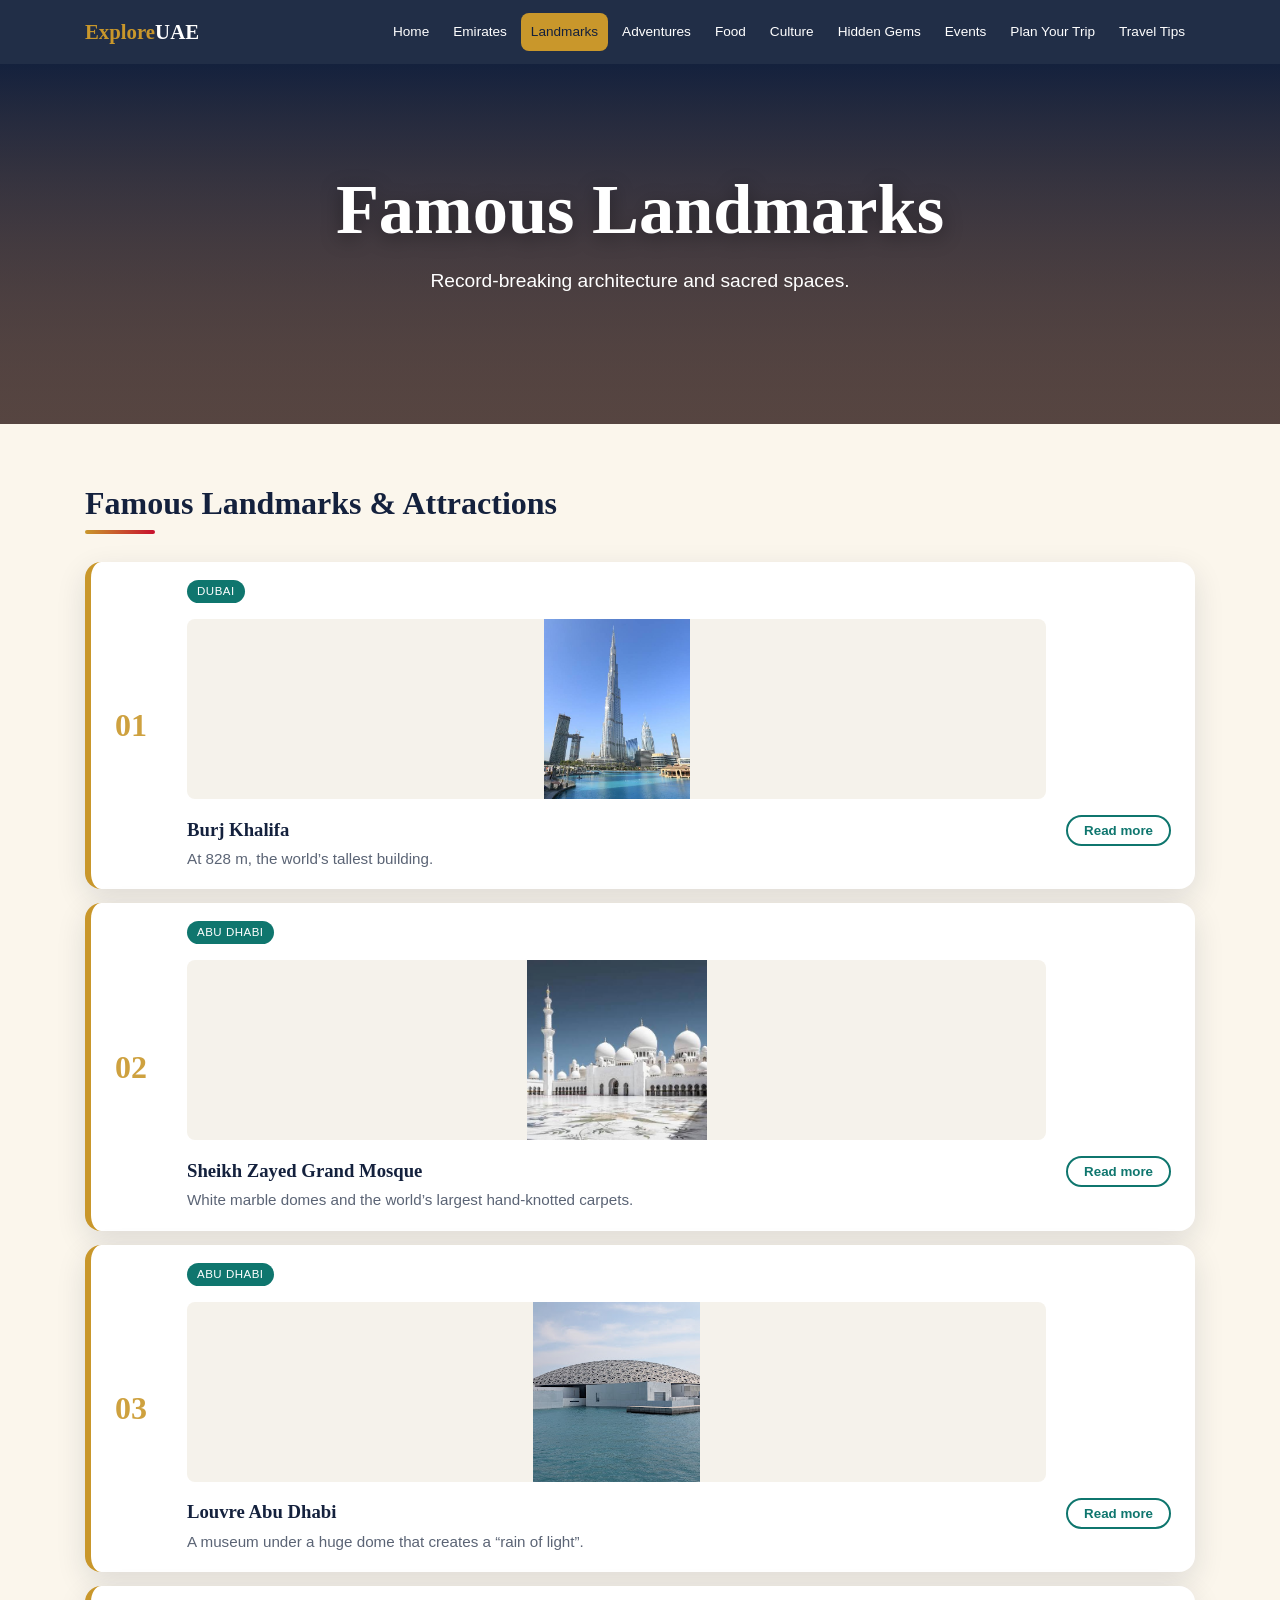
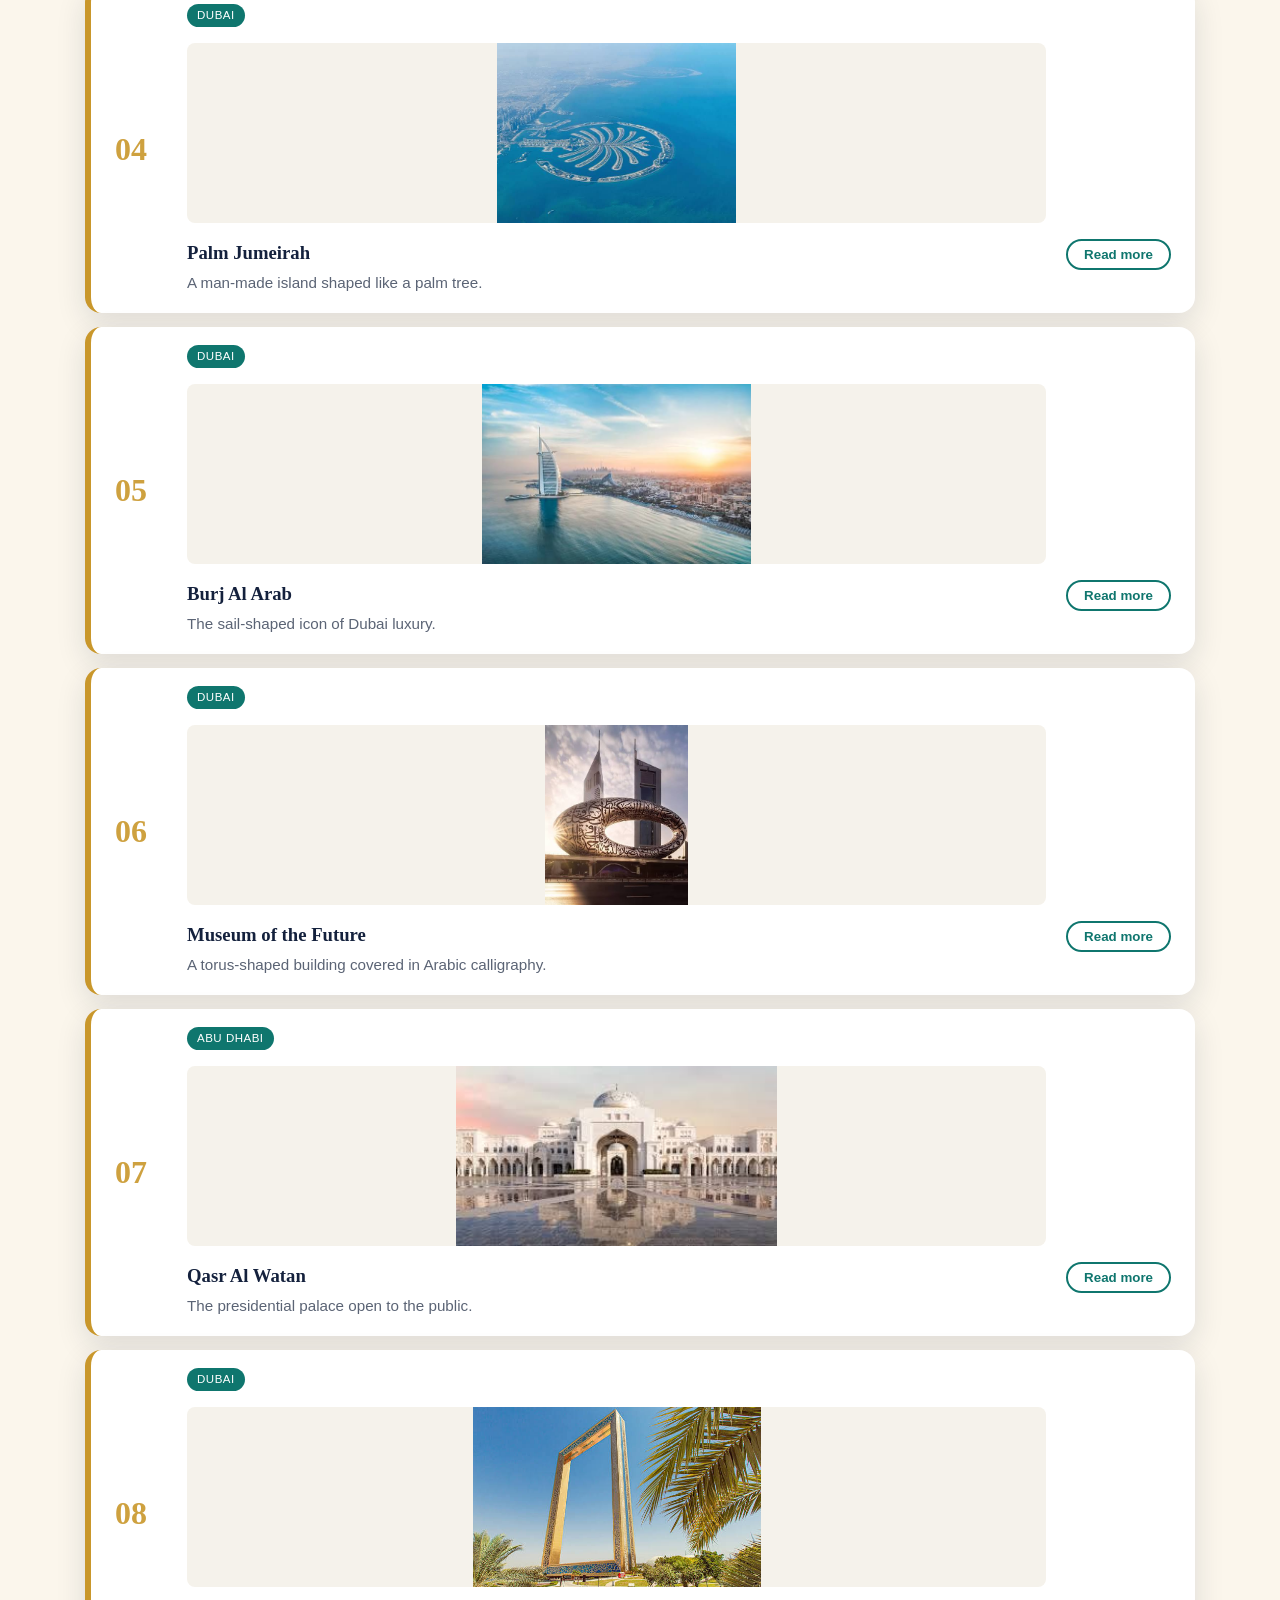
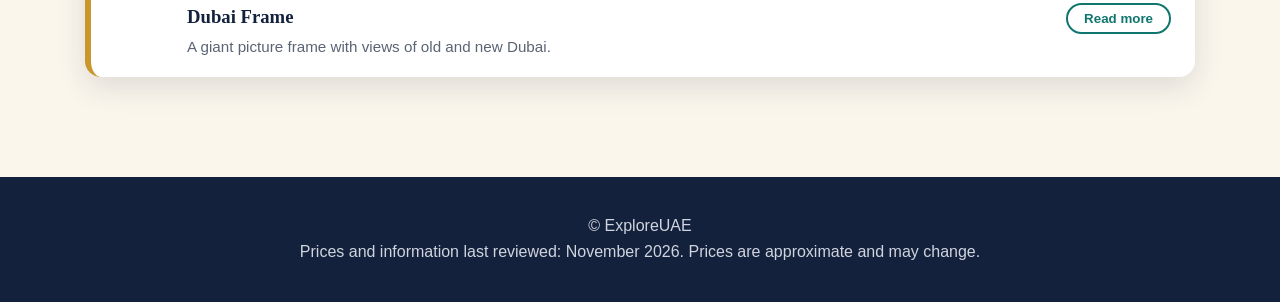
<file: landmarks.html>
<!DOCTYPE html>
<html lang="en">
<head>
<meta charset="UTF-8">
<meta name="viewport" content="width=device-width, initial-scale=1.0">
<meta name="description" content="ExploreUAE - Landmarks">
<title>Landmarks | ExploreUAE</title>
<link rel="stylesheet" href="css/shared-styles.css">
<script src="js/site-interactions.js" defer></script>
</head>
<body>
<header><div class="wrap"><nav>
<a class="logo" href="index.html">Explore<span>UAE</span></a>
<ul><li><a href="index.html">Home</a></li><li><a href="emirates.html">Emirates</a></li><li><a href="landmarks.html">Landmarks</a></li><li><a href="adventures.html">Adventures</a></li><li><a href="food.html">Food</a></li><li><a href="culture.html">Culture</a></li><li><a href="hidden-gems.html">Hidden Gems</a></li><li><a href="events.html">Events</a></li><li><a href="plan.html">Plan Your Trip</a></li><li><a href="tips.html">Travel Tips</a></li></ul>
</nav></div></header>
<main>
<div class="hero small">
<div class="content"><h1>Famous Landmarks</h1><p>Record-breaking architecture and sacred spaces.</p></div></div>
<section><div class="wrap"><h2 class="title">Famous Landmarks & Attractions</h2><div class="grid list"><article class="card reveal" data-cat="Dubai" style="--h:15"><div class="body"><span class="tag">Dubai</span><img src="images/burjkhalifa.jpg" alt="Burj Khalifa" loading="lazy" onerror="this.style.display='none'"><h3>Burj Khalifa</h3><p>At 828 m, the world’s tallest building.</p><button class="more" data-title="Burj Khalifa" data-info="Visit the observation decks at sunset and watch the fountain show nearby.">Read more</button></div></article>
<article class="card reveal" data-cat="Abu Dhabi" style="--h:62"><div class="body"><span class="tag">Abu Dhabi</span><img src="images/grand-mosque.jpg" alt="Grand Mosque" loading="lazy" onerror="this.style.display='none'"><h3>Sheikh Zayed Grand Mosque</h3><p>White marble domes and the world’s largest hand-knotted carpets.</p><button class="more" data-title="Sheikh Zayed Grand Mosque" data-info="Open to visitors outside prayer times. Dress modestly; abayas can be borrowed on site.">Read more</button></div></article>
<article class="card reveal" data-cat="Abu Dhabi" style="--h:109"><div class="body"><span class="tag">Abu Dhabi</span><img src="images/louvre.jpg" alt="Louvre Museum" loading="lazy" onerror="this.style.display='none'"><h3>Louvre Abu Dhabi</h3><p>A museum under a huge dome that creates a “rain of light”.</p><button class="more" data-title="Louvre Abu Dhabi" data-info="Designed by Jean Nouvel, it presents art from across civilisations.">Read more</button></div></article>
<article class="card reveal" data-cat="Dubai" style="--h:156"><div class="body"><span class="tag">Dubai</span><img src="images/palm-jumeirah.jpg" alt="Palm Jumeirah" loading="lazy" onerror="this.style.display='none'"><h3>Palm Jumeirah</h3><p>A man-made island shaped like a palm tree.</p><button class="more" data-title="Palm Jumeirah" data-info="Home to Atlantis resort, beach clubs and a monorail.">Read more</button></div></article>
<article class="card reveal" data-cat="Dubai" style="--h:203"><div class="body"><span class="tag">Dubai</span><img src="images/burj-alarab.jpg" alt="Burj Al Arab" loading="lazy" onerror="this.style.display='none'"><h3>Burj Al Arab</h3><p>The sail-shaped icon of Dubai luxury.</p><button class="more" data-title="Burj Al Arab" data-info="Often called a seven-star hotel; non-guests can visit through restaurant bookings.">Read more</button></div></article>
<article class="card reveal" data-cat="Dubai" style="--h:250"><div class="body"><span class="tag">Dubai</span><img src="images/future.jpg" alt="Museum of the Future" loading="lazy" onerror="this.style.display='none'"><h3>Museum of the Future</h3><p>A torus-shaped building covered in Arabic calligraphy.</p><button class="more" data-title="Museum of the Future" data-info="Exhibitions explore technology and what tomorrow may look like.">Read more</button></div></article>
<article class="card reveal" data-cat="Abu Dhabi" style="--h:297"><div class="body"><span class="tag">Abu Dhabi</span><img src="images/qasr-alwatan.jpg" alt="Qasr Al Watan" loading="lazy" onerror="this.style.display='none'"><h3>Qasr Al Watan</h3><p>The presidential palace open to the public.</p><button class="more" data-title="Qasr Al Watan" data-info="Features grand halls and a light show on the facade at night.">Read more</button></div></article>
<article class="card reveal" data-cat="Dubai" style="--h:344"><div class="body"><span class="tag">Dubai</span><img src="images/dubai-frame.jpg" alt="Dubai Frame" loading="lazy" onerror="this.style.display='none'"><h3>Dubai Frame</h3><p>A giant picture frame with views of old and new Dubai.</p><button class="more" data-title="Dubai Frame" data-info="A glass-floor skybridge joins the two towers at the top.">Read more</button></div></article>
</div></div></section>
</main>
<div class="modal" id="modal"><div class="box"><button class="x">&times;</button><h2 id="mTitle"></h2><p id="mText"></p></div></div>
<footer><div class="wrap"><p>&copy; ExploreUAE</p></div>
<p class="last-updated">
    Prices and information last reviewed: November 2026.
    Prices are approximate and may change.</footer>
</body>
</html>
</file>
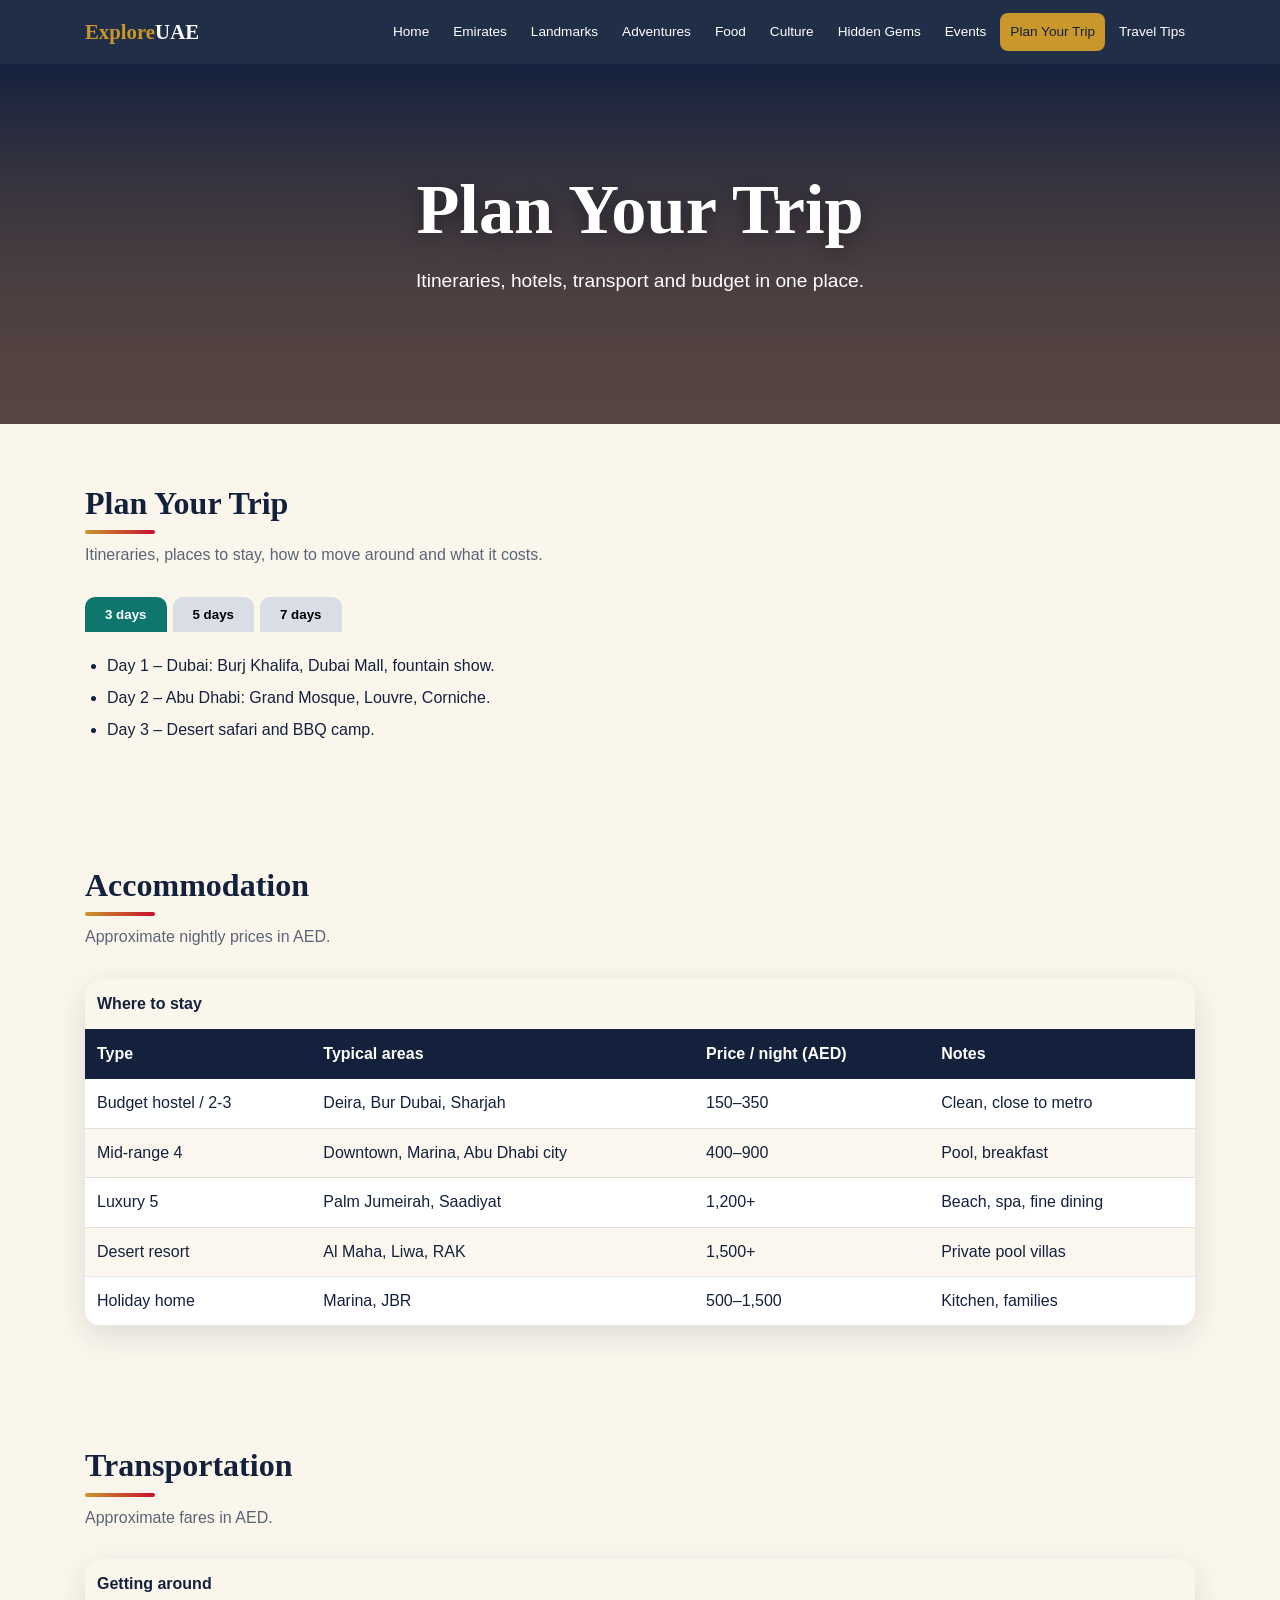
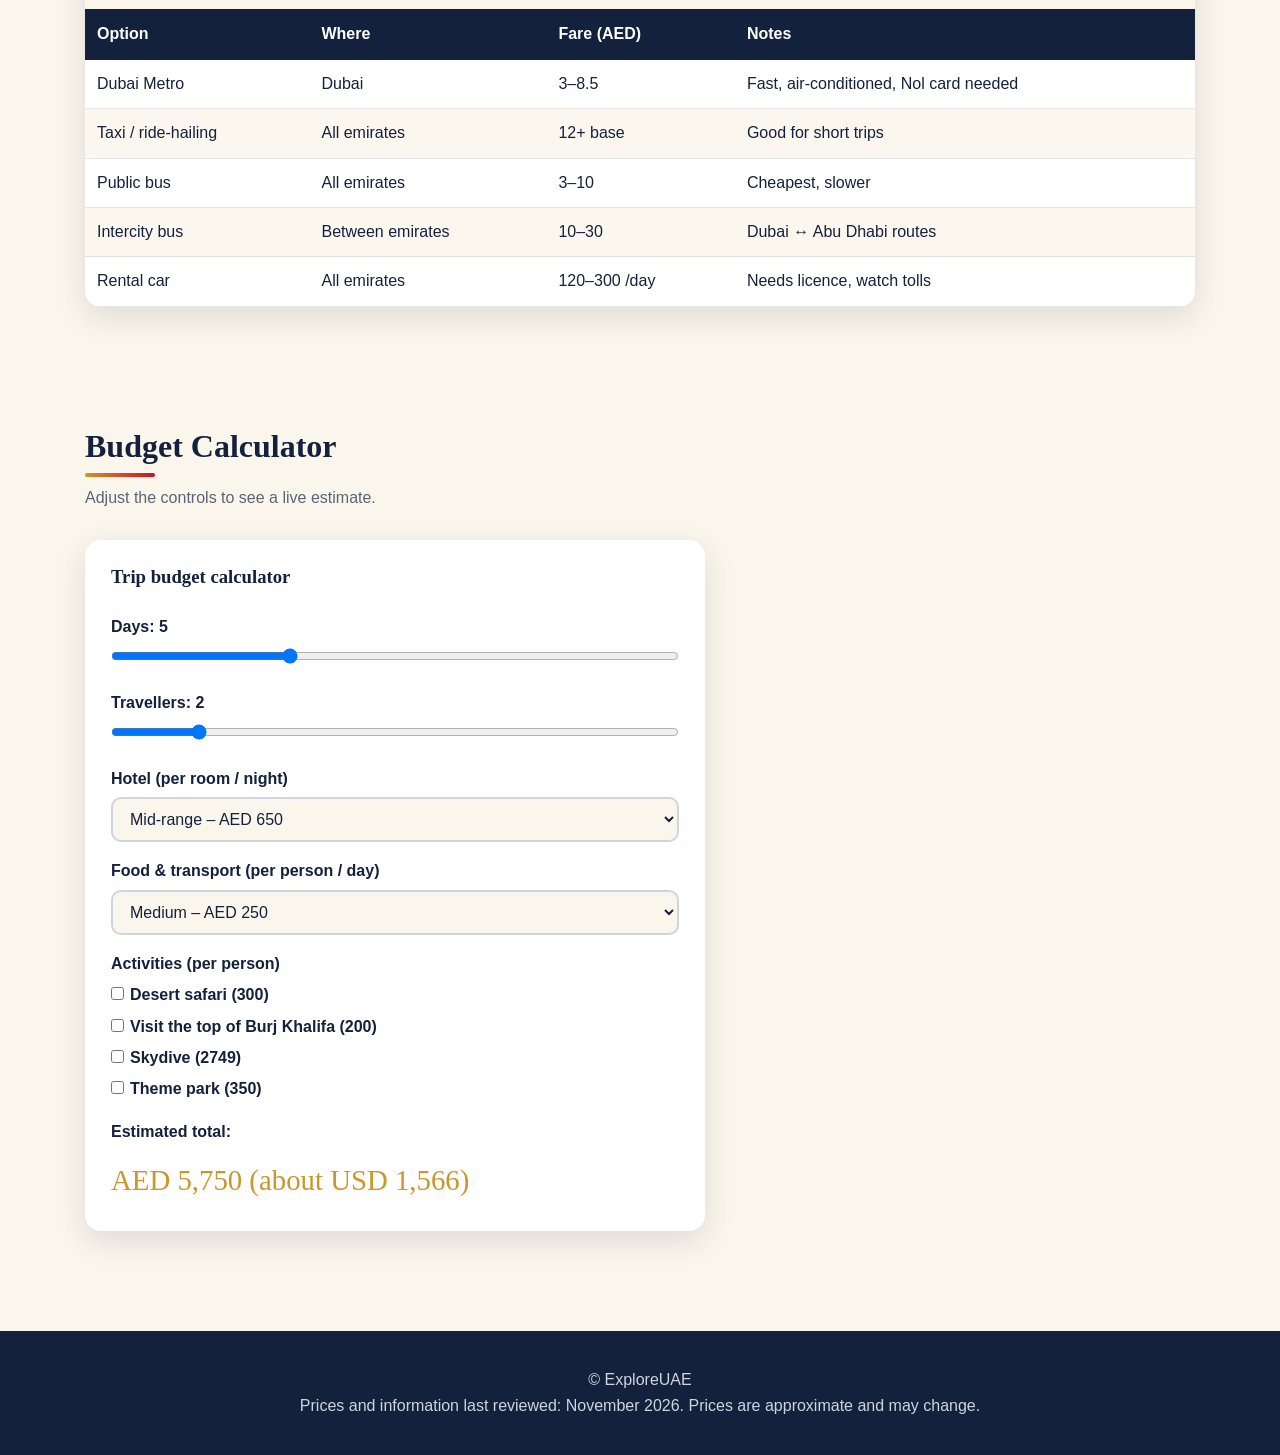
<file: plan.html>
<!DOCTYPE html>
<html lang="en">
<head>
<meta charset="UTF-8">
<meta name="viewport" content="width=device-width, initial-scale=1.0">
<meta name="description" content="ExploreUAE - Plan Your Trip">
<title>Plan Your Trip | ExploreUAE</title>
<link rel="stylesheet" href="css/shared-styles.css">
<script src="js/site-interactions.js" defer></script>
</head>
<body>
<header><div class="wrap"><nav>
<a class="logo" href="index.html">Explore<span>UAE</span></a>
<ul><li><a href="index.html">Home</a></li><li><a href="emirates.html">Emirates</a></li><li><a href="landmarks.html">Landmarks</a></li><li><a href="adventures.html">Adventures</a></li><li><a href="food.html">Food</a></li><li><a href="culture.html">Culture</a></li><li><a href="hidden-gems.html">Hidden Gems</a></li><li><a href="events.html">Events</a></li><li><a href="plan.html">Plan Your Trip</a></li><li><a href="tips.html">Travel Tips</a></li></ul>
</nav></div></header>
<main>
<div class="hero small">
<div class="content"><h1>Plan Your Trip</h1><p>Itineraries, hotels, transport and budget in one place.</p></div></div>
<section><div class="wrap"><h2 class="title">Plan Your Trip</h2><p class="sub">Itineraries, places to stay, how to move around and what it costs.</p><div class="tabs"><button data-t="t3" class="on">3 days</button><button data-t="t5" class="">5 days</button><button data-t="t7" class="">7 days</button></div><div class="panel on" id="t3"><ul style="padding-left:22px;line-height:2"><li>Day 1 – Dubai: Burj Khalifa, Dubai Mall, fountain show.</li><li>Day 2 – Abu Dhabi: Grand Mosque, Louvre, Corniche.</li><li>Day 3 – Desert safari and BBQ camp.</li></ul></div><div class="panel " id="t5"><ul style="padding-left:22px;line-height:2"><li>Day 1 – Dubai icons and old Dubai souks.</li><li>Day 2 – Abu Dhabi culture.</li><li>Day 3 – Sharjah museums and heritage.</li><li>Day 4 – Ras Al Khaimah: Jebel Jais.</li><li>Day 5 – Fujairah beach and snorkelling.</li></ul></div><div class="panel " id="t7"><ul style="padding-left:22px;line-height:2"><li>Days 1–2 – Dubai.</li><li>Day 3 – Abu Dhabi.</li><li>Day 4 – Al Ain oasis.</li><li>Day 5 – Sharjah and Ajman.</li><li>Day 6 – RAK adventures.</li><li>Day 7 – Hatta or Fujairah relaxation.</li></ul></div></div></section><section><div class="wrap"><h2 class="title">Accommodation</h2><p class="sub">Approximate nightly prices in AED.</p><div class="twrap"><table class="sort"><caption>Where to stay</caption><thead><tr><th>Type</th><th>Typical areas</th><th>Price / night (AED)</th><th>Notes</th></tr></thead><tbody><tr><td>Budget hostel / 2-3</td><td>Deira, Bur Dubai, Sharjah</td><td>150–350</td><td>Clean, close to metro</td></tr><tr><td>Mid-range 4</td><td>Downtown, Marina, Abu Dhabi city</td><td>400–900</td><td>Pool, breakfast</td></tr><tr><td>Luxury 5</td><td>Palm Jumeirah, Saadiyat</td><td>1,200+</td><td>Beach, spa, fine dining</td></tr><tr><td>Desert resort</td><td>Al Maha, Liwa, RAK</td><td>1,500+</td><td>Private pool villas</td></tr><tr><td>Holiday home</td><td>Marina, JBR</td><td>500–1,500</td><td>Kitchen, families</td></tr></tbody></table></div></div></section><section><div class="wrap"><h2 class="title">Transportation</h2><p class="sub">Approximate fares in AED.</p><div class="twrap"><table class="sort"><caption>Getting around</caption><thead><tr><th>Option</th><th>Where</th><th>Fare (AED)</th><th>Notes</th></tr></thead><tbody><tr><td>Dubai Metro</td><td>Dubai</td><td>3–8.5</td><td>Fast, air-conditioned, Nol card needed</td></tr><tr><td>Taxi / ride-hailing</td><td>All emirates</td><td>12+ base</td><td>Good for short trips</td></tr><tr><td>Public bus</td><td>All emirates</td><td>3–10</td><td>Cheapest, slower</td></tr><tr><td>Intercity bus</td><td>Between emirates</td><td>10–30</td><td>Dubai ↔ Abu Dhabi routes</td></tr><tr><td>Rental car</td><td>All emirates</td><td>120–300 /day</td><td>Needs licence, watch tolls</td></tr></tbody></table></div></div></section><section><div class="wrap"><h2 class="title">Budget Calculator</h2><p class="sub">Adjust the controls to see a live estimate.</p><form id="budget"><h3>Trip budget calculator</h3><br>
<div class="row"><label for="days">Days: <b id="dv">5</b></label><input type="range" id="days" min="1" max="14" value="5"></div>
<div class="row"><label for="people">Travellers: <b id="pv">2</b></label><input type="range" id="people" min="1" max="8" value="2"></div>
<div class="row"><label for="hotel">Hotel (per room / night)</label><select id="hotel"><option value="250">Budget – AED 250</option><option value="650" selected>Mid-range – AED 650</option><option value="1500">Luxury – AED 1,500</option></select></div>
<div class="row"><label for="food">Food &amp; transport (per person / day)</label><select id="food"><option value="120">Light – AED 120</option><option value="250" selected>Medium – AED 250</option><option value="500">Premium – AED 500</option></select></div>
<div class="row"><label>Activities (per person)</label><label><input type="checkbox" name="act" value="300">Desert safari (300)</label><label><input type="checkbox" name="act" value="200">Visit the top of Burj Khalifa (200)</label><label><input type="checkbox" name="act" value="2749">Skydive (2749)</label><label><input type="checkbox" name="act" value="350">Theme park (350)</label></div>
<b>Estimated total:</b><p class="result" id="total"></p></form></div></section>
</main>
<div class="modal" id="modal"><div class="box"><button class="x">&times;</button><h2 id="mTitle"></h2><p id="mText"></p></div></div>
<footer><div class="wrap"><p>&copy; ExploreUAE</p></div>
<p class="last-updated">
    Prices and information last reviewed: November 2026.
    Prices are approximate and may change.</footer>
</body>
</html>
</file>
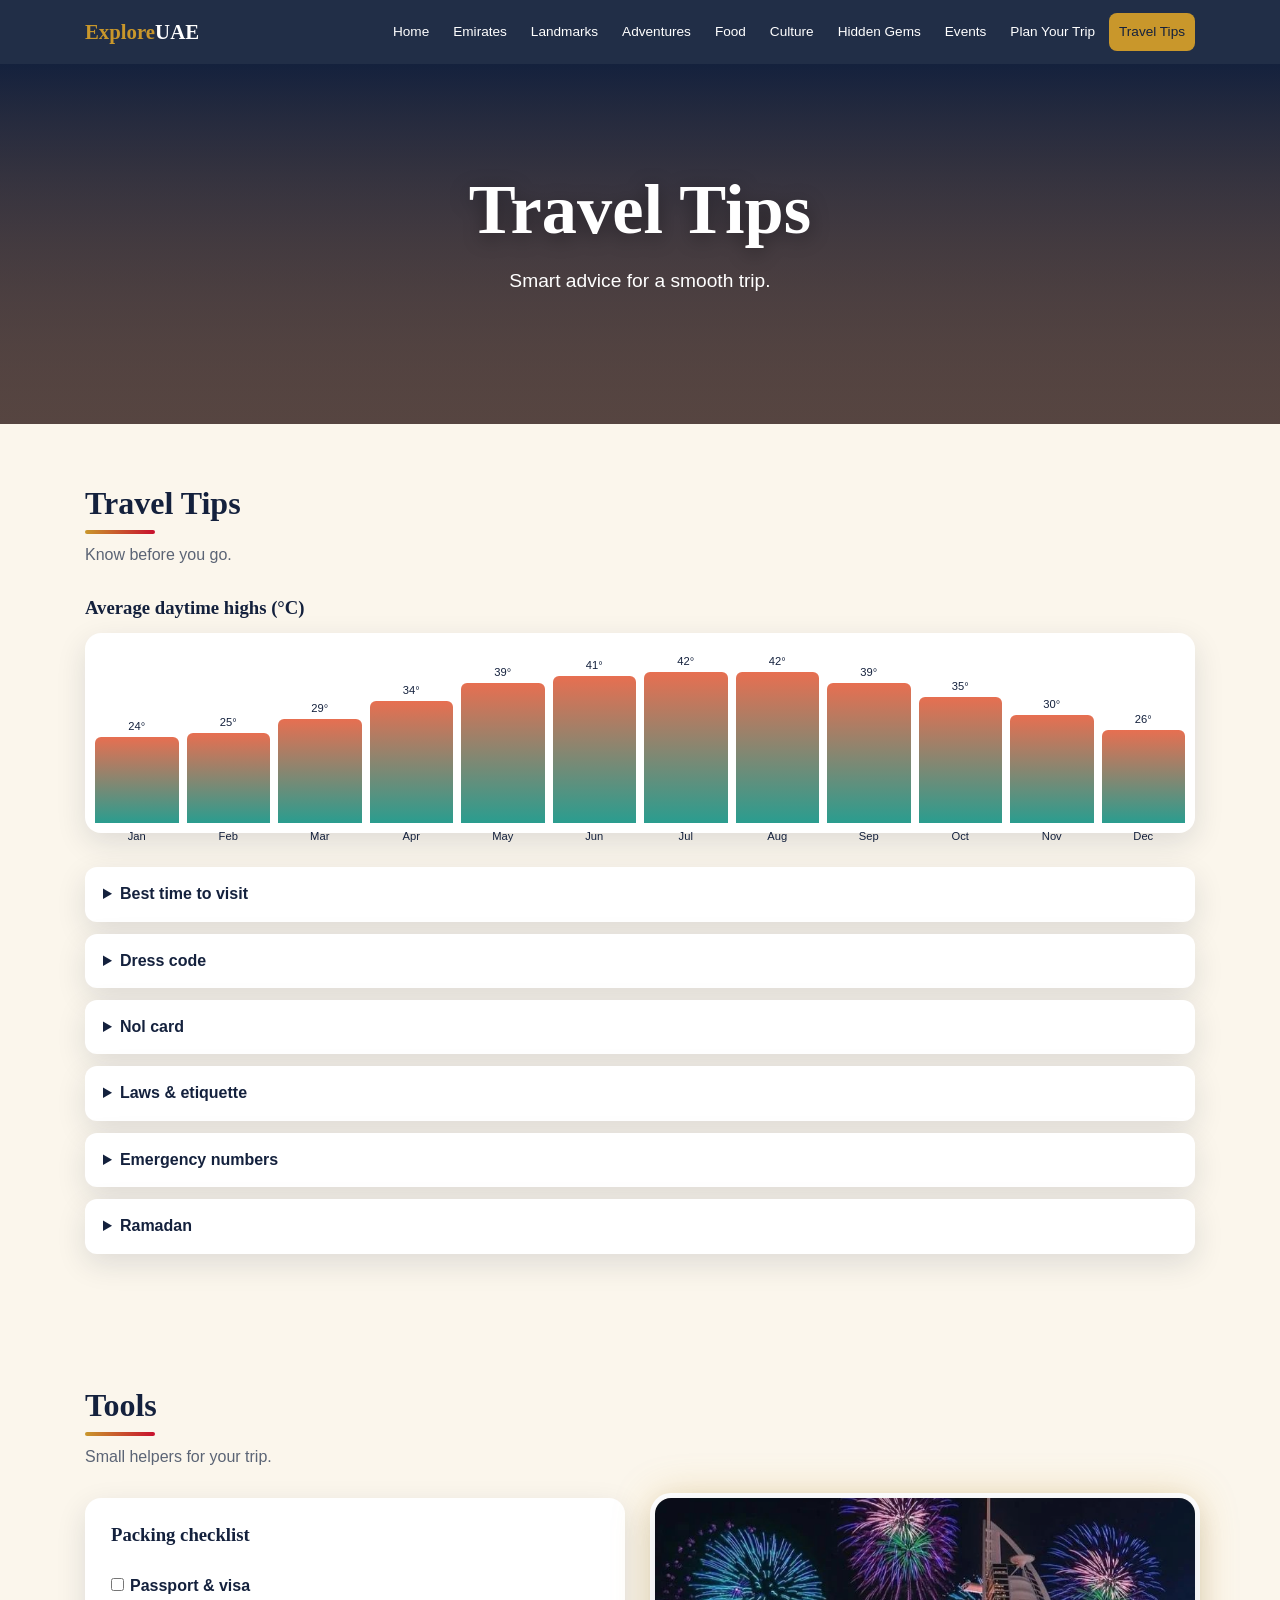
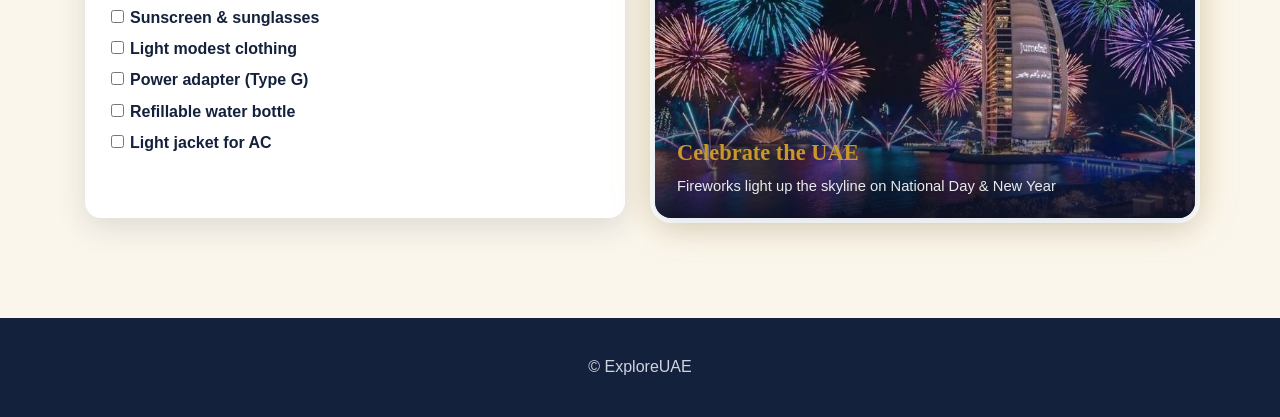
<file: tips.html>
<!DOCTYPE html>
<html lang="en">
<head>
<meta charset="UTF-8">
<meta name="viewport" content="width=device-width, initial-scale=1.0">
<meta name="description" content="ExploreUAE - Travel Tips">
<title>Travel Tips | ExploreUAE</title>
<link rel="stylesheet" href="css/shared-styles.css">
<script src="js/site-interactions.js" defer></script>
</head>
<body>
<header><div class="wrap"><nav>
<a class="logo" href="index.html">Explore<span>UAE</span></a>
<ul><li><a href="index.html">Home</a></li><li><a href="emirates.html">Emirates</a></li><li><a href="landmarks.html">Landmarks</a></li><li><a href="adventures.html">Adventures</a></li><li><a href="food.html">Food</a></li><li><a href="culture.html">Culture</a></li><li><a href="hidden-gems.html">Hidden Gems</a></li><li><a href="events.html">Events</a></li><li><a href="plan.html">Plan Your Trip</a></li><li><a href="tips.html">Travel Tips</a></li></ul>

</nav></div></header>
<main>
<div class="hero small">
<div class="content"><h1>Travel Tips</h1><p>Smart advice for a smooth trip.</p></div></div>
<section><div class="wrap"><h2 class="title">Travel Tips</h2><p class="sub">Know before you go.</p><h3 style="margin-bottom:14px">Average daytime highs (°C)</h3><div class="bars" style="margin-bottom:34px"><div data-h="48"><em>24°</em><span>Jan</span></div><div data-h="50"><em>25°</em><span>Feb</span></div><div data-h="58"><em>29°</em><span>Mar</span></div><div data-h="68"><em>34°</em><span>Apr</span></div><div data-h="78"><em>39°</em><span>May</span></div><div data-h="82"><em>41°</em><span>Jun</span></div><div data-h="84"><em>42°</em><span>Jul</span></div><div data-h="84"><em>42°</em><span>Aug</span></div><div data-h="78"><em>39°</em><span>Sep</span></div><div data-h="70"><em>35°</em><span>Oct</span></div><div data-h="60"><em>30°</em><span>Nov</span></div><div data-h="52"><em>26°</em><span>Dec</span></div></div><details><summary>Best time to visit</summary><p>November to March has the most pleasant weather. Summer is very hot, so plan indoor activities.</p></details><details><summary>Dress code</summary><p>Casual wear is fine in malls and beaches, but cover shoulders and knees in mosques and traditional areas.</p></details><details><summary>Nol card</summary><p>Buy a Nol card for metro, bus and tram in Dubai to save time and money.</p></details><details><summary>Laws & etiquette</summary><p>Public displays of affection, photographing people without permission and drinking outside licensed venues can cause problems.</p></details><details><summary>Emergency numbers</summary><p>Police 999 · Ambulance 998 · Fire 997.</p></details><details><summary>Ramadan</summary><p>Eating and drinking in public during daylight hours is discouraged. Many places adjust opening times.</p></details></div></section><section><div class="wrap"><h2 class="title">Tools</h2><p class="sub">Small helpers for your trip.</p><div class="tools-row"><form class="pack"><h3>Packing checklist</h3><br><label><input type="checkbox" id="pk0">Passport & visa</label><label><input type="checkbox" id="pk1">Sunscreen & sunglasses</label><label><input type="checkbox" id="pk2">Light modest clothing</label><label><input type="checkbox" id="pk3">Power adapter (Type G)</label><label><input type="checkbox" id="pk4">Refillable water bottle</label><label><input type="checkbox" id="pk5">Light jacket for AC</label></form><figure class="fw-card"><img src="images/fireworks.jpg" alt="Fireworks over Burj Al Arab, Dubai" width="760" height="506"><figcaption><b>Celebrate the UAE</b><span>Fireworks light up the skyline on National Day &amp; New Year</span></figcaption></figure></div></div></section>
</main>
<div class="modal" id="modal"><div class="box"><button class="x">&times;</button><h2 id="mTitle"></h2><p id="mText"></p></div></div>
<footer><div class="wrap"><p>&copy; ExploreUAE</p></div></footer>
</body>
</html>
</file>
<file: css/shared-styles.css>
/* ========== ExploreUAE – main stylesheet ========== */
:root{--bg:#fbf6ec;--card:#fff;--ink:#14213d;--muted:#5b6475;--gold:#c9972b;--teal:#0f766e;--red:#c8102e;--shadow:0 10px 30px rgba(20,33,61,.12);--r:16px}
*{box-sizing:border-box;margin:0;padding:0}
html{scroll-behavior:smooth}
body{font-family:'Segoe UI',Tahoma,sans-serif;background:var(--bg);color:var(--ink);line-height:1.65;transition:background .4s,color .4s}
h1,h2,h3{font-family:Georgia,'Times New Roman',serif;line-height:1.2}
a{color:inherit;text-decoration:none}
img,svg,video{max-width:100%}
.wrap{max-width:1150px;margin:auto;padding:0 20px}
section{padding:60px 0}
h2.title{font-size:2rem;margin-bottom:8px}
h2.title::after{content:"";display:block;width:70px;height:4px;background:linear-gradient(90deg,var(--gold),var(--red));margin-top:8px;border-radius:4px}
.sub{color:var(--muted);margin-bottom:28px;max-width:700px}

/* ----- Navbar ----- */
header{position:sticky;top:0;z-index:50;background:rgba(20,33,61,.94);backdrop-filter:blur(8px);color:#fff}
nav{display:flex;align-items:center;justify-content:space-between;height:64px}
.logo{font-family:Georgia,serif;font-size:1.3rem;font-weight:700;color:var(--gold)}
.logo span{color:#fff}
nav ul{display:flex;list-style:none;gap:4px;flex-wrap:wrap}
nav li a{display:block;padding:8px 10px;border-radius:8px;font-size:.85rem;transition:.25s}
nav li a:hover,nav li a.active{background:var(--gold);color:#14213d}
.tools button{background:none;border:1px solid rgba(255,255,255,.4);color:#fff;border-radius:8px;padding:6px 10px;cursor:pointer;margin-left:6px;font-size:1rem}


/* ----- Hero ----- */
.hero{position:relative;min-height:88vh;display:grid;place-items:center;text-align:center;color:#fff;overflow:hidden;
 background:linear-gradient(rgba(20,33,61,.45),rgba(20,33,61,.7)),linear-gradient(180deg,#14213d,#f2994a)}
.hero.small{min-height:40vh}
.hero h1{font-size:clamp(2.2rem,6vw,4.4rem);text-shadow:0 4px 20px rgba(0,0,0,.4);animation:rise 1.2s both}
.hero p{font-size:1.2rem;max-width:640px;margin:14px auto 24px;animation:rise 1.2s .3s both}
.hero .content{position:relative;z-index:3;padding:40px 20px}
.btn{display:inline-block;background:var(--gold);color:#14213d;padding:12px 26px;border-radius:40px;font-weight:700;border:0;cursor:pointer;transition:.3s;font-size:1rem}
.btn:hover{transform:translateY(-3px) scale(1.04);box-shadow:0 8px 20px rgba(201,151,43,.5)}
.btn.alt{background:transparent;border:2px solid #fff;color:#fff;margin-left:8px}

/* ----- Cards & grid ----- */
.grid{display:grid;grid-template-columns:repeat(auto-fill,minmax(260px,1fr));gap:22px}
.card{background:var(--card);border-radius:var(--r);box-shadow:var(--shadow);overflow:hidden;transition:transform .35s,box-shadow .35s;position:relative}
.card:hover{transform:translateY(-8px) rotate(-.4deg)}
.pic{height:190px;overflow:hidden;background:linear-gradient(135deg,hsl(var(--h),70%,55%),hsl(calc(var(--h) + 40),75%,38%));transition:.4s}
.pic img{width:100%;height:100%;object-fit:cover;display:block;transition:transform .5s}
.card:hover .pic img{transform:scale(1.12)}
.card .body{padding:18px}
.card h3{margin-bottom:6px}
.card p{color:var(--muted);font-size:.95rem}
.tag{display:inline-block;font-size:.72rem;background:var(--teal);color:#fff;padding:2px 10px;border-radius:20px;margin-bottom:8px;text-transform:uppercase;letter-spacing:.5px}
.more{margin-top:12px;background:none;border:2px solid var(--teal);color:var(--teal);padding:6px 16px;border-radius:20px;cursor:pointer;font-weight:600;transition:.3s}
.more:hover{background:var(--teal);color:#fff}
.filters{display:flex;gap:8px;flex-wrap:wrap;margin-bottom:22px}
.filters button{padding:8px 18px;border-radius:30px;border:2px solid var(--gold);background:none;color:var(--ink);cursor:pointer;font-weight:600;transition:.25s}
.filters button.on,.filters button:hover{background:var(--gold);color:#14213d}
.hide{display:none!important}

/* ----- Flip cards ----- */
.flip{perspective:900px;height:200px}
.flip>div{position:relative;width:100%;height:100%;transition:transform .7s;transform-style:preserve-3d}
.flip:hover>div{transform:rotateY(180deg)}
.flip .f,.flip .b{position:absolute;inset:0;backface-visibility:hidden;border-radius:var(--r);display:grid;place-items:center;text-align:center;padding:18px;box-shadow:var(--shadow)}
.flip .f{background:linear-gradient(135deg,var(--teal),#0b3d5c);color:#fff;font-size:1.3rem;font-family:Georgia,serif}
.flip .b{background:var(--gold);color:#14213d;transform:rotateY(180deg);font-size:.95rem}

/* ----- Stats ----- */
.stats{background:linear-gradient(120deg,#14213d,#0f766e);color:#fff;padding:46px 0}
.stats .grid{text-align:center}
.stats b{display:block;font-size:2.6rem;font-family:Georgia,serif;color:var(--gold)}

/* ----- Tables ----- */
.twrap{overflow-x:auto;border-radius:var(--r);box-shadow:var(--shadow)}
table{width:100%;border-collapse:collapse;background:var(--card)}
caption{padding:12px;font-weight:700;text-align:left;caption-side:top}
th{background:#14213d;color:#fff;padding:12px;text-align:left;cursor:pointer;white-space:nowrap}
th:hover{background:var(--teal)}
td{padding:11px 12px;border-bottom:1px solid rgba(128,128,128,.2)}
tbody tr:nth-child(even){background:rgba(201,151,43,.08)}
tbody tr:hover{background:rgba(15,118,110,.15)}

/* ----- Forms ----- */
form{background:var(--card);padding:26px;border-radius:var(--r);box-shadow:var(--shadow);max-width:620px}
.row{margin-bottom:16px}
label{display:block;font-weight:600;margin-bottom:5px}
input,select,textarea{width:100%;padding:11px 13px;border:2px solid #cfd4de;border-radius:10px;font:inherit;background:var(--bg);color:var(--ink);transition:.25s}
input:focus,select:focus,textarea:focus{outline:0;border-color:var(--gold);box-shadow:0 0 0 4px rgba(201,151,43,.25)}
input[type=checkbox],input[type=radio]{width:auto;margin-right:6px}
input[type=range]{padding:0}
.err{color:var(--red);font-size:.82rem;min-height:1.1em}
.invalid{border-color:var(--red)}
.msg{margin-top:14px;padding:12px;border-radius:10px;background:rgba(15,118,110,.15);color:var(--teal);font-weight:700}
.result{font-size:1.8rem;font-family:Georgia,serif;color:var(--gold);margin-top:12px}

/* ----- Tabs / accordion / timeline ----- */
.tabs{display:flex;gap:6px;flex-wrap:wrap;margin-bottom:18px}
.tabs button{padding:10px 20px;border:0;border-radius:10px 10px 0 0;background:#d9dde6;cursor:pointer;font-weight:700}
.tabs button.on{background:var(--teal);color:#fff}
.panel{display:none;animation:fade .6s}
.panel.on{display:block}
details{background:var(--card);border-radius:12px;box-shadow:var(--shadow);margin-bottom:12px;padding:14px 18px}
summary{cursor:pointer;font-weight:700}
details[open] p{animation:fade .5s;margin-top:8px;color:var(--muted)}
.timeline{border-left:4px solid var(--gold);margin-left:14px}
.timeline div{padding:0 0 26px 26px;position:relative}
.timeline div::before{content:"";position:absolute;left:-12px;top:4px;width:20px;height:20px;border-radius:50%;background:var(--teal);border:4px solid var(--bg)}
.timeline b{color:var(--gold);font-size:1.2rem}
.bars{display:flex;align-items:flex-end;gap:8px;height:200px;padding:10px;background:var(--card);border-radius:var(--r);box-shadow:var(--shadow)}
.bars div{flex:1;background:linear-gradient(0deg,#2a9d8f,#e76f51);border-radius:6px 6px 0 0;position:relative;height:0;transition:height 1.2s}
.bars span{position:absolute;bottom:-22px;left:50%;transform:translateX(-50%);font-size:.7rem}
.bars em{position:absolute;top:-20px;left:50%;transform:translateX(-50%);font-size:.7rem;font-style:normal}
.quote{font-size:1.4rem;font-family:Georgia,serif;text-align:center;min-height:90px;transition:opacity .5s}
.countdown{display:flex;gap:14px;justify-content:center;flex-wrap:wrap}
.countdown div{background:rgba(255,255,255,.15);padding:14px 20px;border-radius:12px;min-width:90px;text-align:center}
.countdown b{display:block;font-size:2rem}

/* ----- Modal / footer / misc ----- */
.modal{position:fixed;inset:0;background:rgba(0,0,0,.65);display:none;place-items:center;z-index:100;padding:20px}
.modal.on{display:grid;animation:fade .3s}
.modal .box{background:var(--card);padding:30px;border-radius:var(--r);max-width:480px;animation:pop .4s}
.modal .x{float:right;background:none;border:0;font-size:1.5rem;cursor:pointer;color:var(--ink)}
footer{background:#14213d;color:#cfd4de;padding:36px 0;text-align:center;margin-top:40px}
.reveal{opacity:0;transform:translateY(40px);transition:opacity .8s,transform .8s}
.reveal.in{opacity:1;transform:none}
.two{display:grid;grid-template-columns:1fr 1fr;gap:30px;align-items:center}
video{width:100%;border-radius:var(--r);box-shadow:var(--shadow);background:#000}

/* ----- Animations ----- */
@keyframes rise{from{opacity:0;transform:translateY(40px)}to{opacity:1;transform:none}}
@keyframes fade{from{opacity:0}to{opacity:1}}
@keyframes pop{from{transform:scale(.6);opacity:0}to{transform:scale(1);opacity:1}}
@keyframes dusk{to{background-position:0 100%}}

@media (max-width: 1200px) {
 
 nav ul{position:absolute;top:64px;left:0;right:0;background:#14213d;flex-direction:column;display:none;padding:10px}
 nav ul.open{display:flex}
 .two{grid-template-columns:1fr}.btn.alt{margin:10px 0 0}
}
@media(prefers-reduced-motion:reduce){*{animation:none!important;transition:none!important}}

/* ----- National Day flag & Travel Tips fireworks ----- */
.nd-head{display:flex;align-items:center;justify-content:center;gap:18px;flex-wrap:wrap;margin-bottom:18px}
.nd-head h2{margin:0}
.nd-flag{width:clamp(70px,12vw,120px);height:auto;filter:drop-shadow(0 8px 14px rgba(0,0,0,.45));animation:flagwave 3.2s ease-in-out infinite;transform-origin:left center}
@keyframes flagwave{0%,100%{transform:rotate(-2deg) skewY(-1deg)}50%{transform:rotate(2deg) skewY(1.5deg)}}
.title-row{display:flex;align-items:center;justify-content:flex-start;gap:40px;flex-wrap:wrap;margin-bottom:10px}
.title-row .sub{margin-bottom:0}
.title-fireworks{width:min(300px,100%);height:auto;border-radius:var(--r);box-shadow:var(--shadow),0 0 0 4px #fff;object-fit:cover;transition:transform .4s}
.title-fireworks:hover{transform:scale(1.04) rotate(-1deg)}
@media(max-width:600px){.title-row{justify-content:center;text-align:center}}

/* ----- Tools row: checklist + fireworks card ----- */
.tools-row{display:flex;gap:30px;align-items:stretch;flex-wrap:wrap}
.tools-row .pack{flex:1 1 380px}
.fw-card{flex:1 1 380px;position:relative;margin:0;border-radius:var(--r);overflow:hidden;min-height:320px;box-shadow:var(--shadow),0 0 0 5px #fff,0 0 40px rgba(201,151,43,.35);transition:transform .4s}
.fw-card:hover{transform:translateY(-6px) rotate(-.6deg)}
.fw-card img{position:absolute;inset:0;width:100%;height:100%;object-fit:cover;transition:transform .8s}
.fw-card:hover img{transform:scale(1.07)}
.fw-card figcaption{position:absolute;left:0;right:0;bottom:0;padding:60px 22px 20px;color:#fff;background:linear-gradient(transparent,rgba(10,15,35,.9));display:flex;flex-direction:column;gap:2px}
.fw-card figcaption b{font-family:Georgia,serif;font-size:1.4rem;color:var(--gold)}
.fw-card figcaption span{font-size:.92rem;opacity:.9}

/* ----- Events: register form + Burj Khalifa reel card ----- */
.reg-row{display:flex;gap:30px;align-items:stretch;flex-wrap:wrap}
.reg-row form{flex:1 1 380px}
.reel-card{flex:0 1 380px;position:relative;display:block;border-radius:var(--r);overflow:hidden;min-height:480px;box-shadow:var(--shadow),0 0 0 5px #fff,0 0 40px rgba(200,16,46,.28);transition:transform .4s,box-shadow .4s}
.reel-card:hover{transform:translateY(-6px) rotate(.6deg)}
.reel-card img{position:absolute;inset:0;width:100%;height:100%;object-fit:cover;transition:transform .8s}
.reel-card:hover img{transform:scale(1.06)}
.reel-play{position:absolute;top:18px;right:18px;width:52px;height:52px;border-radius:50%;display:grid;place-items:center;background:rgba(255,255,255,.92);color:var(--red);font-size:1.2rem;padding-left:4px;box-shadow:0 6px 18px rgba(0,0,0,.4);animation:reelpulse 2.4s ease-in-out infinite}
@keyframes reelpulse{0%,100%{box-shadow:0 6px 18px rgba(0,0,0,.4),0 0 0 0 rgba(255,255,255,.5)}50%{box-shadow:0 6px 18px rgba(0,0,0,.4),0 0 0 14px rgba(255,255,255,0)}}
.reel-cap{position:absolute;left:0;right:0;bottom:0;padding:70px 22px 22px;color:#fff;display:flex;flex-direction:column;gap:3px;background:linear-gradient(transparent,rgba(10,15,35,.97) 55%)}
.reel-cap small{text-transform:uppercase;letter-spacing:1.5px;color:var(--gold);font-weight:700;font-size:.72rem}
.reel-cap b{font-family:Georgia,serif;font-size:1.35rem;line-height:1.25}
.reel-cap em{font-style:normal;font-size:.9rem;opacity:.9}
@media(max-width:600px){.reel-card{flex-basis:100%;min-height:440px}}

/* ----- spacing when the sub-title is removed ----- */
.wrap>h2.title+.grid{margin-top:28px}
/* ----- Landmarks as a numbered list (no photos) ----- */
.grid.list{display:flex;flex-direction:column;gap:14px;counter-reset:lm}
.grid.list .card{display:flex;align-items:center;gap:20px;padding:18px 24px;counter-increment:lm;border-left:6px solid var(--gold)}
.grid.list .card::before{content:counter(lm,decimal-leading-zero);font:700 2rem Georgia,serif;color:var(--gold);min-width:52px;opacity:.9}
.grid.list .card:hover{transform:translateX(8px);box-shadow:0 14px 34px rgba(20,33,61,.2)}
.grid.list .card .body{flex:1;padding:0;display:grid;grid-template-columns:1fr auto;column-gap:20px;align-items:center;}
.grid.list .card .body>*{grid-column:1}
.grid.list .card .tag{justify-self:start;margin-bottom:4px}
.grid.list .card .body h3{margin-bottom:2px}
.grid.list .card .body p {
    min-width: 0;
}

@media(max-width:600px){.grid.list .card{align-items:flex-start;padding:16px}.grid.list .card::before{font-size:1.5rem;min-width:36px}.grid.list .card .body{grid-template-columns:1fr}.grid.list .card .more{grid-column:1;grid-row:auto;justify-self:start;margin-top:10px}}

/* ----- Home hero: flag picture on the left, title on the right ----- */
.hero-split{display:flex;align-items:center;gap:48px;max-width:1150px;width:100%;text-align:left}
.hero-pic{flex:1 1 52%;margin:0;border-radius:var(--r);overflow:hidden;box-shadow:0 20px 50px rgba(0,0,0,.45),0 0 0 6px rgba(255,255,255,.9),0 0 50px rgba(201,151,43,.4);transform:rotate(-2deg);animation:rise 1.2s both;transition:transform .5s}
.hero-pic:hover{transform:rotate(0) scale(1.03)}
.hero-pic img{display:block;width:100%;height:auto}
.hero-text{flex:1 1 40%}
.hero-text h1{margin-bottom:4px}
.hero-text p{margin:14px 0 24px}
@media(max-width:860px){.hero-split{flex-direction:column;gap:30px;text-align:center}.hero-pic{flex-basis:auto;width:100%;max-width:560px}}

/* ----- Food: international section ----- */
.intl{display:grid;grid-template-columns:1fr 1fr;gap:34px;align-items:center}
.intl-pic{margin:0;border-radius:var(--r);overflow:hidden;box-shadow:var(--shadow),0 0 0 5px #fff}
.intl-pic img{display:block;width:100%;height:auto}
.intl-text p{color:var(--muted);margin-bottom:16px}
.chips{display:flex;flex-wrap:wrap;gap:8px;list-style:none}
.chips li{background:var(--gold);color:#14213d;font-weight:600;font-size:.85rem;padding:5px 14px;border-radius:30px}
@media(max-width:860px){.intl{grid-template-columns:1fr}}
.wrap>h2.title+.intl{margin-top:28px}


/* ----- Images in culture, gems, adventures and landmarks ----- */
.grid.list .card .body > img {
    display: block;
    width: 100%;
    height: 180px;
    object-fit: contain;
    margin: 12px auto 16px;
    border-radius: 8px;
    background: #f5f2eb;
}

.grid.list .card .body .more {
    grid-column: 2;
    grid-row: 3;
    justify-self: end;
    margin: 0;
    white-space: nowrap;
}

/* ----- Quiz video ----- */
.quiz-layout {
    display: flex;
    gap: 25px;
    align-items: flex-start;
}

.quiz-content {
    flex: 1;
    min-width: 0;
}

.quiz-video {
    flex: 1;
    min-width: 0;
}

.quiz-video iframe {
    width: 100%;
    height: 400px;
    display: block;
    border: none;
    border-radius: 12px;
}

@media (max-width: 800px) {
    .quiz-layout {
        flex-direction: column;
    }

    .quiz-content,
    .quiz-video {
        width: 100%;
    }
}
</file>
